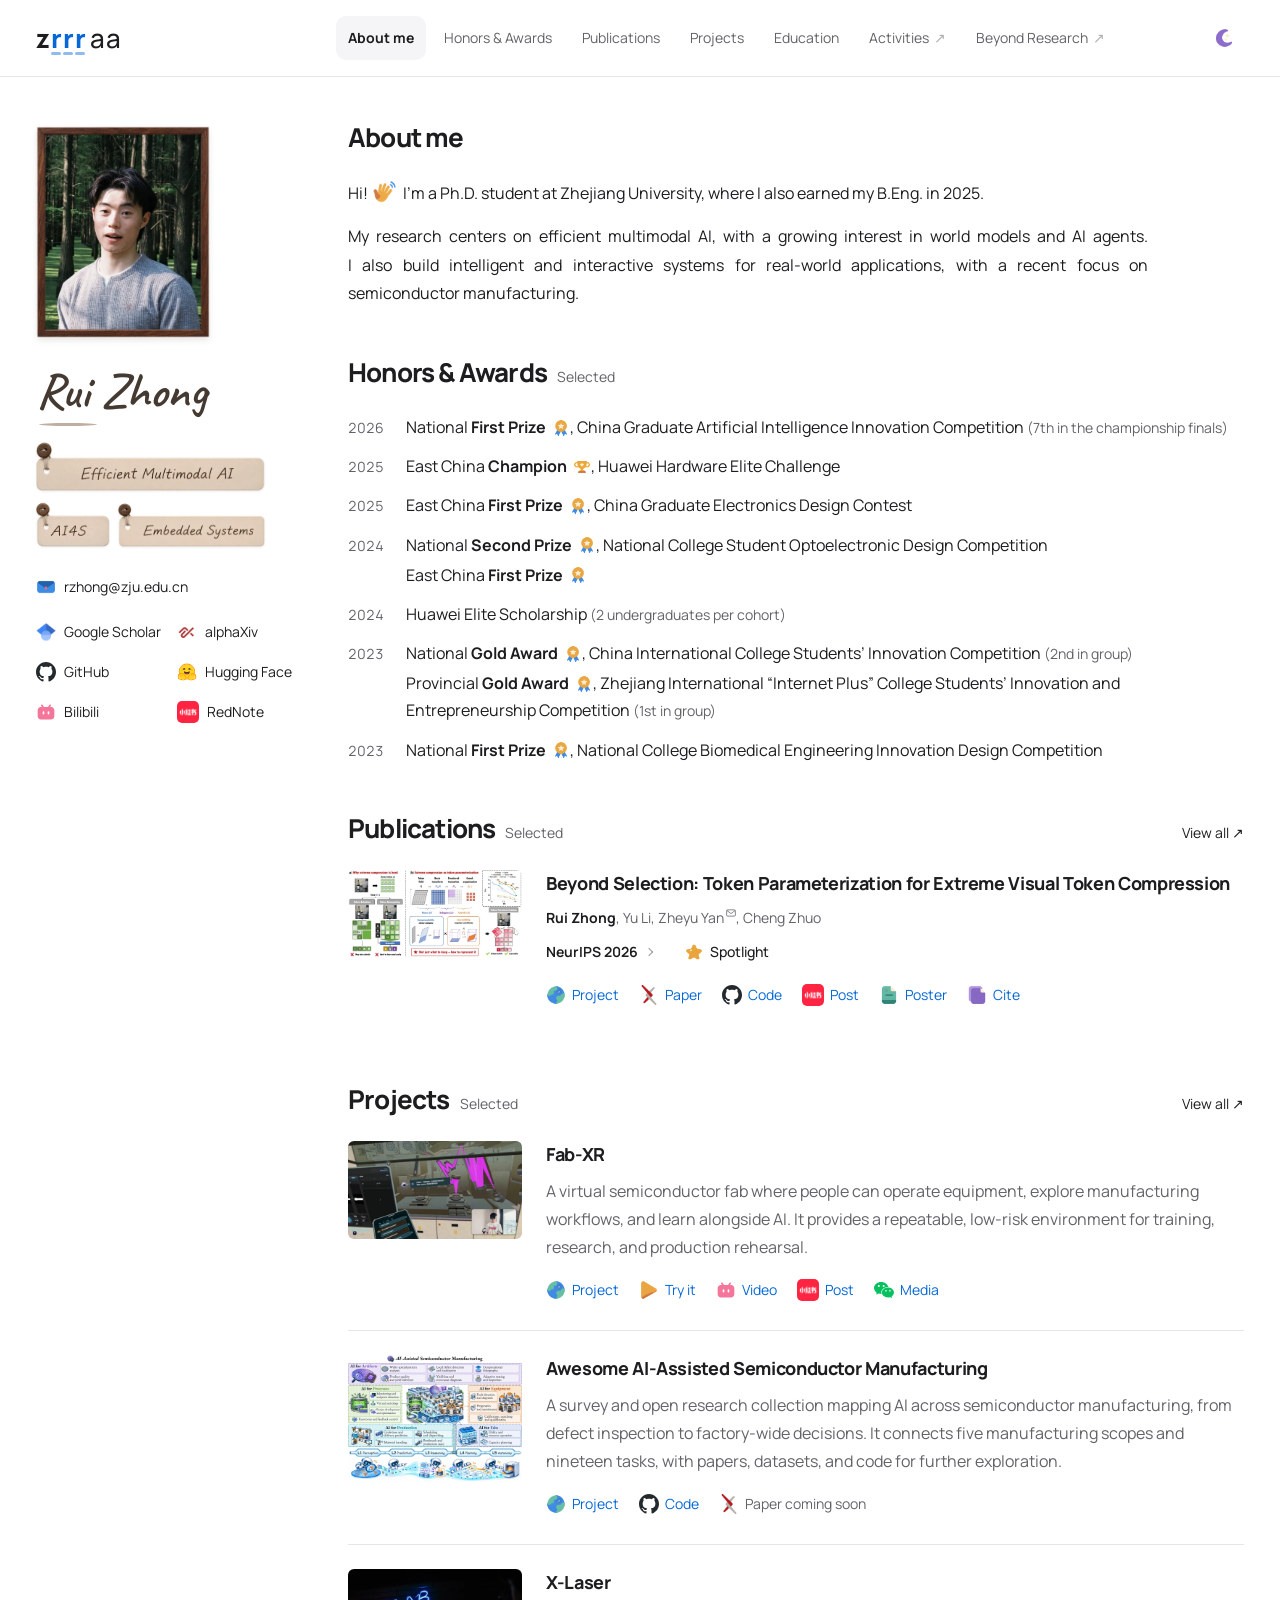
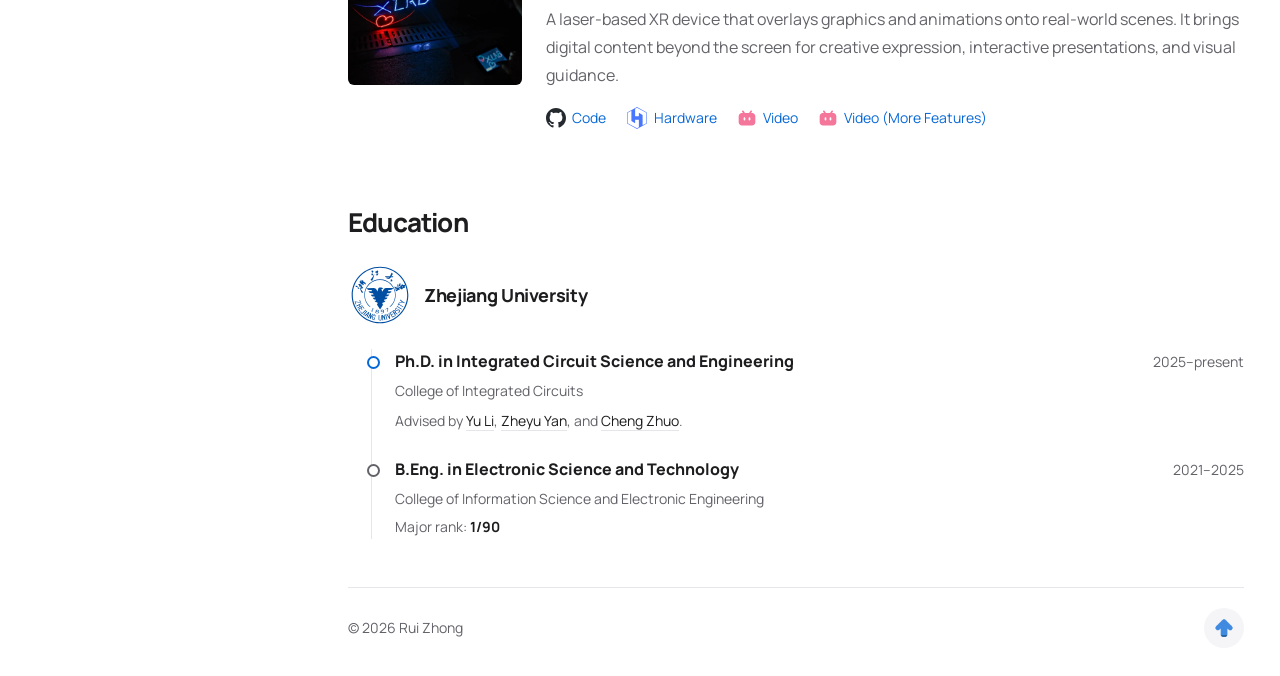
<file: index.html>
<!doctype html>
<html lang="en"><head>
<meta charset="utf-8"><meta name="viewport" content="width=device-width, initial-scale=1">
<base href="./"><title>Rui Zhong — Zhejiang University</title>

<meta name="description" content="Rui Zhong, Ph.D. student at Zhejiang University. Efficient multimodal AI and intelligent systems."><meta name="color-scheme" content="light dark">
<meta property="og:type" content="website"><meta property="og:title" content="Rui Zhong — Zhejiang University"><meta property="og:description" content="Rui Zhong, Ph.D. student at Zhejiang University. Efficient multimodal AI and intelligent systems.">
<link rel="icon" href="./favicon.svg?v=zju" type="image/svg+xml"><link rel="preload" href="./assets/manrope-latin-wght-normal-73PUZEUA.woff2" as="font" type="font/woff2" crossorigin>
<link rel="preload" href="./assets/caveat-latin-wght-normal-IUBKKMHQ.woff2" as="font" type="font/woff2" crossorigin>
<script>try{document.documentElement.dataset.theme=localStorage.getItem('rui-homepage-theme')||(matchMedia('(prefers-color-scheme:dark)').matches?'dark':'light')}catch{}</script>
<script>(()=>{const t=document.documentElement;if(matchMedia("(prefers-reduced-motion: reduce)").matches)return;t.dataset.entry="pending";let r=!1;function n(){r||(r=!0,t.dataset.entry="ready",setTimeout(()=>delete t.dataset.entry,900))}const a=setTimeout(n,900);addEventListener("pageshow",o=>{o.persisted&&(clearTimeout(a),delete t.dataset.entry)}),addEventListener("keydown",n,{once:!0}),document.addEventListener("DOMContentLoaded",()=>{const o=[...document.querySelectorAll(".portrait, .profile-topics, .work-media")],i=[];for(const e of o){const s=[...e.querySelectorAll("img")],c=Promise.all(s.map(d=>d.decode().catch(()=>{})));s.some(d=>!d.complete)&&(e.dataset.imageState="pending",c.then(()=>{e.dataset.imageState="ready",setTimeout(()=>delete e.dataset.imageState,500)})),e.getBoundingClientRect().top<innerHeight&&i.push(c)}Promise.all([document.fonts.ready,...i]).then(()=>{clearTimeout(a),n()})},{once:!0})})();
</script>
<link rel="stylesheet" href="./assets/style-C6HHR2EY.css"><script src="./assets/app-VBTSCTU2.js" type="module"></script>
</head><body><div id="app"><a class="skip-link" href="#main">Skip to content</a>
<header class="site-header"><div class="header-inner"><a href="#about" class="monogram" aria-label="zrrraa, home"><span aria-hidden="true"><span class="wordmark-letter" style="--letter:0">z</span><span class="wordmark-letter" style="--letter:1">r</span><span class="wordmark-letter" style="--letter:2">r</span><span class="wordmark-letter" style="--letter:3">r</span><span class="wordmark-letter" style="--letter:4">a</span><span class="wordmark-letter" style="--letter:5">a</span></span></a><nav class="section-nav" aria-label="Sections"><span class="nav-indicator" aria-hidden="true"></span><a href="#about" aria-current="location">About me</a><a href="#honors" >Honors & Awards</a><a href="#publications" >Publications</a><a href="#projects" >Projects</a><a href="#education" >Education</a><a href="./activities/" >Activities<span class="page-link-arrow" aria-hidden="true"> ↗</span></a><a href="./beyond-research/" >Beyond Research<span class="page-link-arrow" aria-hidden="true"> ↗</span></a></nav><div class="header-controls"><button class="icon-button theme-toggle" aria-label="Switch to dark appearance" aria-pressed="false"><img class="icon icon-moon illustrated-icon theme-moon" src="./icons/moon.webp" alt="" width="20" height="20" aria-hidden="true" draggable="false"><img class="icon icon-sun illustrated-icon theme-sun" src="./icons/sun.webp" alt="" width="20" height="20" aria-hidden="true" draggable="false"></button></div></div></header>
  <div class="page-layout"><aside class="profile" aria-labelledby="profile-name">
    <div class="portrait"><img class="portrait-photo" src="./media/previews/portrait.webp" alt="Rui Zhong" width="600" height="750" fetchpriority="high"><img class="portrait-frame" src="./media/previews/walnut-frame.webp" alt="" aria-hidden="true" width="640" height="806"></div>
    <div class="profile-identity"><h1 id="profile-name">Rui Zhong</h1></div>
    <ul class="profile-topics" aria-label="Research and technical interests"><li class="topic-tag"><img src="./media/previews/topic-efficient.webp" alt="Efficient Multimodal AI" width="230" height="52" decoding="async"></li><li class="topic-tag"><img src="./media/previews/topic-ai4s.webp" alt="AI4S" width="74" height="52" decoding="async"></li><li class="topic-tag"><img src="./media/previews/topic-embedded.webp" alt="Embedded Systems" width="147" height="52" decoding="async"></li></ul>
    <div class="profile-links"><a class="email" href="mailto:rzhong@zju.edu.cn"><img class="icon icon-mail illustrated-icon " src="./icons/mail.webp" alt="" width="20" height="20" aria-hidden="true" draggable="false"><span>rzhong@zju.edu.cn</span></a><a href="https://scholar.google.com/citations?user=ICdGwNkAAAAJ" target="_blank" rel="noopener noreferrer" ><img class="icon icon-scholar brand-icon " src="./brand/google-scholar.ico" alt="" width="20" height="20" aria-hidden="true" draggable="false"><span>Google Scholar</span></a><a href="https://www.alphaxiv.org/@rui-zhong-2" target="_blank" rel="noopener noreferrer" ><img class="icon icon-alphaxiv brand-icon " src="./brand/alphaxiv.ico" alt="" width="20" height="20" aria-hidden="true" draggable="false"><span>alphaXiv</span></a><a href="https://github.com/zrrraa" target="_blank" rel="noopener noreferrer" ><img class="icon icon-github brand-icon " src="./brand/github.svg" alt="" width="20" height="20" aria-hidden="true" draggable="false"><span>GitHub</span></a><a href="https://huggingface.co/zrrraa" target="_blank" rel="noopener noreferrer" ><img class="icon icon-huggingface brand-icon " src="./brand/huggingface.svg" alt="" width="20" height="20" aria-hidden="true" draggable="false"><span>Hugging Face</span></a><a href="https://space.bilibili.com/400137475/" target="_blank" rel="noopener noreferrer" ><img class="icon icon-bilibili brand-icon " src="./brand/bilibili.svg" alt="" width="20" height="20" aria-hidden="true" draggable="false"><span>Bilibili</span></a><a href="https://www.xiaohongshu.com/user/profile/628cd3780000000021020786" target="_blank" rel="noopener noreferrer" ><img class="icon icon-xiaohongshu brand-icon " src="./brand/xiaohongshu.png" alt="" width="20" height="20" aria-hidden="true" draggable="false"><span>RedNote</span></a></div>
  </aside><main id="main">
    <section id="about" class="content-section" aria-labelledby="heading-about"><div class="section-heading"><h2 id="heading-about">About me</h2></div><div class="bio"><p><span class="greeting">Hi! <img class="icon icon-wave illustrated-icon " src="./icons/wave.webp" alt="" width="20" height="20" aria-hidden="true" draggable="false"></span> I’m a Ph.D. student at Zhejiang University, where I also earned my B.Eng. in 2025.</p><p>My research centers on efficient multimodal AI, with a growing interest in world models and AI agents. I also build intelligent and interactive systems for real-world applications, with a recent focus on semiconductor manufacturing.</p></div></section>
    <section id="honors" class="content-section" aria-labelledby="heading-honors"><div class="section-heading"><h2 id="heading-honors">Honors & Awards</h2><span class="selection-note">Selected</span></div><ul class="award-list"><li><time datetime="2026">2026</time><div class="award-body"><p>National <strong>First Prize</strong><img class="icon icon-medal illustrated-icon award-emblem" src="./icons/medal.webp" alt="" width="20" height="20" aria-hidden="true" draggable="false">, China Graduate Artificial Intelligence Innovation Competition<span class="award-detail"> (7th in the championship finals)</span></p></div></li><li><time datetime="2025">2025</time><div class="award-body"><p>East China <strong>Champion</strong><img class="icon icon-trophy illustrated-icon award-emblem" src="./icons/trophy.webp" alt="" width="20" height="20" aria-hidden="true" draggable="false">, Huawei Hardware Elite Challenge</p></div></li><li><time datetime="2025">2025</time><div class="award-body"><p>East China <strong>First Prize</strong><img class="icon icon-medal illustrated-icon award-emblem" src="./icons/medal.webp" alt="" width="20" height="20" aria-hidden="true" draggable="false">, China Graduate Electronics Design Contest</p></div></li><li><time datetime="2024">2024</time><div class="award-body"><p>National <strong>Second Prize</strong><img class="icon icon-medal illustrated-icon award-emblem" src="./icons/medal.webp" alt="" width="20" height="20" aria-hidden="true" draggable="false">, National College Student Optoelectronic Design Competition</p><p class="award-secondary">East China <strong>First Prize</strong><img class="icon icon-medal illustrated-icon award-emblem" src="./icons/medal.webp" alt="" width="20" height="20" aria-hidden="true" draggable="false"></p></div></li><li><time datetime="2024">2024</time><div class="award-body"><p>Huawei Elite Scholarship<span class="award-detail"> (2 undergraduates per cohort)</span></p></div></li><li><time datetime="2023">2023</time><div class="award-body"><p>National <strong>Gold Award</strong><img class="icon icon-medal illustrated-icon award-emblem" src="./icons/medal.webp" alt="" width="20" height="20" aria-hidden="true" draggable="false">, China International College Students’ Innovation Competition<span class="award-detail"> (2nd in group)</span></p><p class="award-secondary">Provincial <strong>Gold Award</strong><img class="icon icon-medal illustrated-icon award-emblem" src="./icons/medal.webp" alt="" width="20" height="20" aria-hidden="true" draggable="false">, Zhejiang International “Internet Plus” College Students’ Innovation and Entrepreneurship Competition<span class="award-detail"> (1st in group)</span></p></div></li><li><time datetime="2023">2023</time><div class="award-body"><p>National <strong>First Prize</strong><img class="icon icon-medal illustrated-icon award-emblem" src="./icons/medal.webp" alt="" width="20" height="20" aria-hidden="true" draggable="false">, National College Biomedical Engineering Innovation Design Competition</p></div></li></ul></section>
    <section id="publications" class="content-section" aria-labelledby="heading-publications"><div class="section-heading"><h2 id="heading-publications">Publications</h2><span class="selection-note">Selected</span><a class="view-all" href="./publications/">View all <span aria-hidden="true">↗</span></a></div><div class="work-list"><article class="work-entry publication" id="pub-braco">
  <a class="work-media" href="./media/braco.webp" data-viewer="cover-braco" aria-haspopup="dialog" aria-label="Enlarge Beyond Selection: Token Parameterization for Extreme Visual Token Compression image"><img src="./media/previews/braco.webp" alt="Braco overview and accuracy–efficiency comparison" width="1400" height="704" loading="lazy" decoding="async"></a><div class="work-body">
  <h3><a href="https://zrrraa.github.io/Braco/" target="_blank" rel="noopener noreferrer" >Beyond Selection: Token Parameterization for Extreme Visual Token Compression</a></h3>
  <p class="authors"><strong>Rui Zhong</strong>, Yu Li, Zheyu Yan<sup class="corresponding-mark" title="Corresponding author" aria-label="Corresponding author"><svg viewBox="0 0 16 12" width="10" height="8" fill="none" stroke="currentColor" stroke-width="1.2" aria-hidden="true"><rect x="1" y="1" width="14" height="10" rx="1.5"/><path d="m1.5 2 6.5 5 6.5-5"/></svg></sup>, Cheng Zhuo</p>
  <div class="publication-venue"><details class="venue-disclosure"><summary aria-label="Full conference name for NeurIPS 2026"><span class="venue-short">NeurIPS 2026</span><span class="disclosure-chevron" aria-hidden="true"></span></summary><span class="venue-full">The Fortieth Annual Conference on Neural Information Processing Systems</span></details><span class="distinction"><img class="icon icon-spotlight illustrated-icon " src="./icons/spotlight.webp" alt="" width="20" height="20" aria-hidden="true" draggable="false">Spotlight</span></div>
  <div class="entry-actions"><a href="https://zrrraa.github.io/Braco/" target="_blank" rel="noopener noreferrer" class="resource-link"><img class="icon icon-globe illustrated-icon " src="./icons/globe.webp" alt="" width="20" height="20" aria-hidden="true" draggable="false"><span>Project</span></a><a href="https://arxiv.org/abs/2609.35232" target="_blank" rel="noopener noreferrer" class="resource-link"><img class="icon icon-arxiv brand-icon " src="./brand/arxiv.png" alt="" width="20" height="20" aria-hidden="true" draggable="false"><span>Paper</span></a><a href="https://github.com/zrrraa/Braco" target="_blank" rel="noopener noreferrer" class="resource-link"><img class="icon icon-github brand-icon " src="./brand/github.svg" alt="" width="20" height="20" aria-hidden="true" draggable="false"><span>Code</span></a><a href="https://www.xiaohongshu.com/user/profile/628cd3780000000021020786/6abc8c5c000000001500089b?xsec_token=ABnDsCd1P89xZxp8rVqC8kSusMzBkz3D4c-1rKLIfiD14=&amp;xsec_source=pc_user" target="_blank" rel="noopener noreferrer" class="resource-link" title="View post on RedNote"><img class="icon icon-xiaohongshu brand-icon " src="./brand/xiaohongshu.png" alt="" width="20" height="20" aria-hidden="true" draggable="false"><span>Post</span></a><a class="resource-link" href="./media/braco-poster.png" data-viewer="braco-poster" aria-haspopup="dialog"><img class="icon icon-paper illustrated-icon " src="./icons/paper.webp" alt="" width="20" height="20" aria-hidden="true" draggable="false"><span>Poster</span></a><button class="resource-link cite-trigger" data-cite="braco" aria-haspopup="dialog"><img class="icon icon-copy illustrated-icon " src="./icons/copy.webp" alt="" width="20" height="20" aria-hidden="true" draggable="false"><span>Cite</span></button></div>
  <details class="citation-fallback"><summary>Citation</summary><pre>@inproceedings{zhong2026braco,
  title={Beyond Selection: Token Parameterization for Extreme Visual Token Compression},
  author={Zhong, Rui and Li, Yu and Yan, Zheyu and Zhuo, Cheng},
  booktitle={Advances in Neural Information Processing Systems},
  year={2026}
}</pre></details>
  </div>
</article></div></section>
    <section id="projects" class="content-section" aria-labelledby="heading-projects"><div class="section-heading"><h2 id="heading-projects">Projects</h2><span class="selection-note">Selected</span><a class="view-all" href="./projects/">View all <span aria-hidden="true">↗</span></a></div><div class="work-list"><article class="work-entry project" id="project-virtual-fab">
  <a class="work-media" href="./media/fab-xr.webp" data-viewer="cover-virtual-fab" aria-haspopup="dialog" aria-label="Enlarge Fab-XR image"><img src="./media/previews/fab-xr.webp" alt="Fab-XR virtual wafer fabrication environment" width="1000" height="563" loading="lazy" decoding="async"></a><div class="work-body"><h3><a href="https://fabxr.cn/" target="_blank" rel="noopener noreferrer" >Fab-XR</a></h3>
  <p class="summary">A virtual semiconductor fab where people can operate equipment, explore manufacturing workflows, and learn alongside AI. It provides a repeatable, low-risk environment for training, research, and production rehearsal.</p>
<div class="entry-actions"><a href="https://fabxr.cn/" target="_blank" rel="noopener noreferrer" class="resource-link"><img class="icon icon-globe illustrated-icon " src="./icons/globe.webp" alt="" width="20" height="20" aria-hidden="true" draggable="false"><span>Project</span></a><a href="https://fabxr.cn/experience/" target="_blank" rel="noopener noreferrer" class="resource-link"><img class="icon icon-play illustrated-icon " src="./icons/play.webp" alt="" width="20" height="20" aria-hidden="true" draggable="false"><span>Try it</span></a><a href="https://www.bilibili.com/video/BV1BXb36qE75/" target="_blank" rel="noopener noreferrer" class="resource-link" title="Watch video on Bilibili"><img class="icon icon-bilibili brand-icon " src="./brand/bilibili.svg" alt="" width="20" height="20" aria-hidden="true" draggable="false"><span>Video</span></a><a href="https://www.xiaohongshu.com/user/profile/628cd3780000000021020786/6a9fbc190000000011034112?xsec_token=ABRhcqGbh5brEqDwkcKc5mKCizd1IP16n2mLM8DOFaz3w=&amp;xsec_source=pc_user" target="_blank" rel="noopener noreferrer" class="resource-link" title="View post on RedNote"><img class="icon icon-xiaohongshu brand-icon " src="./brand/xiaohongshu.png" alt="" width="20" height="20" aria-hidden="true" draggable="false"><span>Post</span></a><a href="https://mp.weixin.qq.com/s/zzhhbsgphXHtp9AZb266HQ" target="_blank" rel="noopener noreferrer" class="resource-link" title="Read article on WeChat"><img class="icon icon-wechat brand-icon " src="./brand/wechat.svg" alt="" width="20" height="20" aria-hidden="true" draggable="false"><span>Media</span></a></div>
  </div>
</article><article class="work-entry project" id="project-semiconductor-manufacturing">
  <a class="work-media" href="./media/manufacturing.webp" data-viewer="cover-semiconductor-manufacturing" aria-haspopup="dialog" aria-label="Enlarge Awesome AI-Assisted Semiconductor Manufacturing image"><img src="./media/previews/manufacturing.webp" alt="Five semiconductor manufacturing scopes and AI stages" width="1000" height="740" loading="lazy" decoding="async"></a><div class="work-body"><h3><a href="https://zrrraa.github.io/Awesome-AI-Assisted-Semiconductor-Manufacturing/" target="_blank" rel="noopener noreferrer" >Awesome AI-Assisted Semiconductor Manufacturing</a></h3>
  <p class="summary">A survey and open research collection mapping AI across semiconductor manufacturing, from defect inspection to factory-wide decisions. It connects five manufacturing scopes and nineteen tasks, with papers, datasets, and code for further exploration.</p>
<div class="entry-actions"><a href="https://zrrraa.github.io/Awesome-AI-Assisted-Semiconductor-Manufacturing/" target="_blank" rel="noopener noreferrer" class="resource-link"><img class="icon icon-globe illustrated-icon " src="./icons/globe.webp" alt="" width="20" height="20" aria-hidden="true" draggable="false"><span>Project</span></a><a href="https://github.com/zrrraa/Awesome-AI-Assisted-Semiconductor-Manufacturing" target="_blank" rel="noopener noreferrer" class="resource-link"><img class="icon icon-github brand-icon " src="./brand/github.svg" alt="" width="20" height="20" aria-hidden="true" draggable="false"><span>Code</span></a><span class="resource-note"><img class="icon icon-arxiv brand-icon " src="./brand/arxiv.png" alt="" width="20" height="20" aria-hidden="true" draggable="false"><span>Paper coming soon</span></span></div>
  </div>
</article><article class="work-entry project" id="project-x-laser">
  <a class="work-media" href="./media/x-laser.webp" data-viewer="cover-x-laser" aria-haspopup="dialog" aria-label="Enlarge X-Laser image"><img src="./media/previews/x-laser.webp" alt="X-Laser project cover" width="1000" height="667" loading="lazy" decoding="async"></a><div class="work-body"><h3><a href="https://github.com/zrrraa/X-Laser" target="_blank" rel="noopener noreferrer" >X-Laser</a></h3>
  <p class="summary">A laser-based XR device that overlays graphics and animations onto real-world scenes. It brings digital content beyond the screen for creative expression, interactive presentations, and visual guidance.</p>
<div class="entry-actions"><a href="https://github.com/zrrraa/X-Laser" target="_blank" rel="noopener noreferrer" class="resource-link"><img class="icon icon-github brand-icon " src="./brand/github.svg" alt="" width="20" height="20" aria-hidden="true" draggable="false"><span>Code</span></a><a href="https://oshwhub.com/small-horn-projection-team/x-laser" target="_blank" rel="noopener noreferrer" class="resource-link"><img class="icon icon-oshwhub brand-icon " src="./brand/oshwhub.svg" alt="" width="20" height="20" aria-hidden="true" draggable="false"><span>Hardware</span></a><a href="https://www.bilibili.com/video/BV12m411z7Wr/" target="_blank" rel="noopener noreferrer" class="resource-link" title="Watch video on Bilibili"><img class="icon icon-bilibili brand-icon " src="./brand/bilibili.svg" alt="" width="20" height="20" aria-hidden="true" draggable="false"><span>Video</span></a><a href="https://www.bilibili.com/video/BV1VbKRzCEdx/" target="_blank" rel="noopener noreferrer" class="resource-link" title="Watch video on Bilibili"><img class="icon icon-bilibili brand-icon " src="./brand/bilibili.svg" alt="" width="20" height="20" aria-hidden="true" draggable="false"><span>Video (More Features)</span></a></div>
  </div>
</article></div></section>
    <section id="education" class="content-section" aria-labelledby="heading-education"><div class="section-heading"><h2 id="heading-education">Education</h2></div><div class="education-school"><a class="school-link" href="https://www.zju.edu.cn/english/" target="_blank" rel="noopener noreferrer"><span class="zju-mark"><img class="zju-logo" src="./brand/zju.svg" alt="" width="64" height="64" loading="lazy"></span><h3>Zhejiang University</h3></a></div><div class="education-list"><article class="education-entry"><div class="education-top"><h3>Ph.D. in Integrated Circuit Science and Engineering</h3><time>2025–present</time></div><p class="secondary">College of Integrated Circuits</p><p class="mentors">Advised by <a href="https://liyu.one/" target="_blank" rel="noopener noreferrer" >Yu Li</a>, <a href="https://zyyan.top/" target="_blank" rel="noopener noreferrer" >Zheyu Yan</a>, and <a href="https://person.zju.edu.cn/en/chengzhuo" target="_blank" rel="noopener noreferrer" >Cheng Zhuo</a>.</p></article><article class="education-entry"><div class="education-top"><h3>B.Eng. in Electronic Science and Technology</h3><time>2021–2025</time></div><p class="secondary">College of Information Science and Electronic Engineering</p><p class="rank">Major rank: <strong>1/90</strong></p></article></div></section>
    <footer><span>© 2026 Rui Zhong</span><a  href="#about" aria-label="Back to top"><img class="icon icon-up illustrated-icon " src="./icons/up.webp" alt="" width="20" height="20" aria-hidden="true" draggable="false"></a></footer>
  </main></div><dialog class="media-dialog" aria-labelledby="media-title"></dialog><dialog class="citation-dialog" aria-labelledby="citation-title"></dialog><div class="toast" role="status" aria-live="polite"></div></div></body></html>
</file>
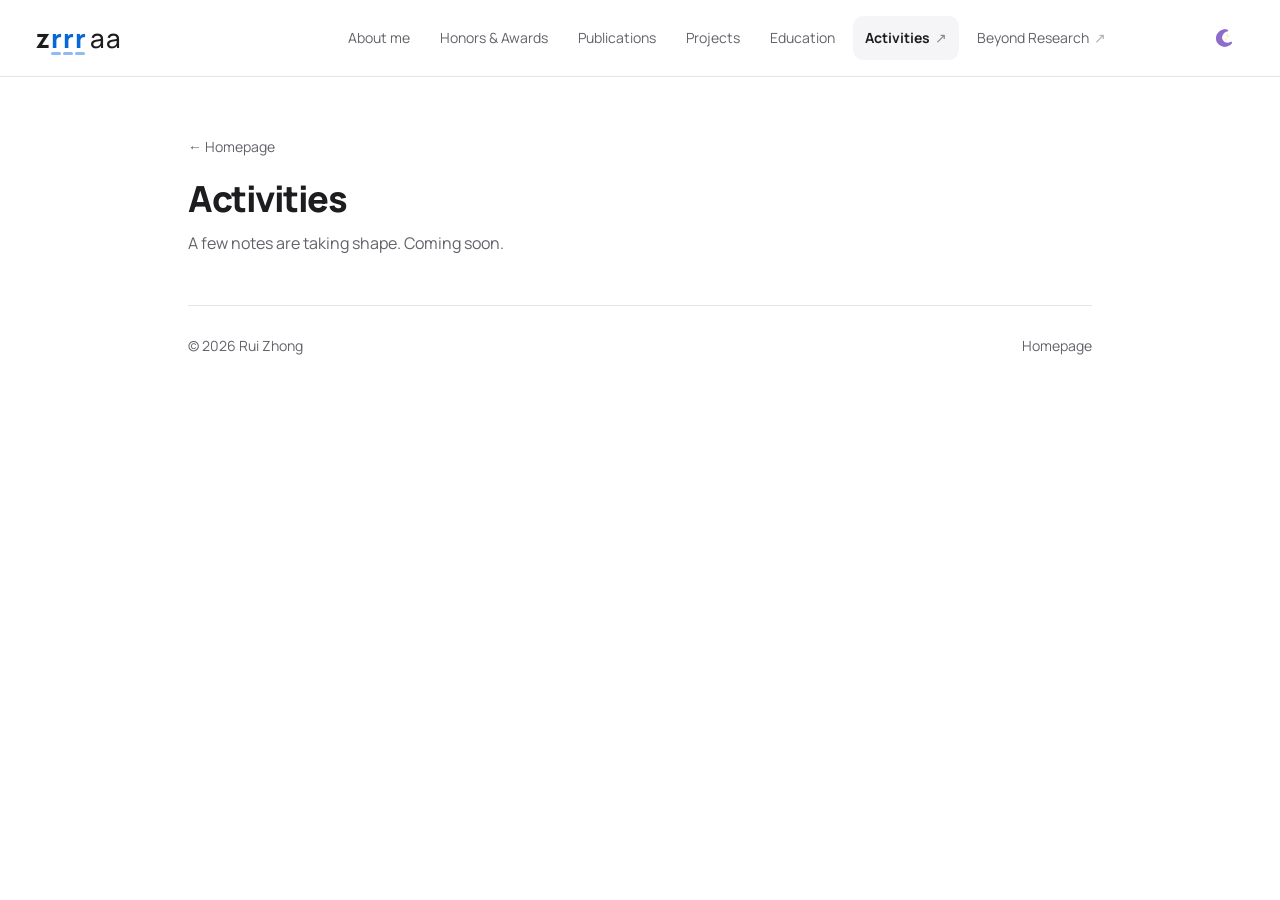
<file: activities/index.html>
<!doctype html>
<html lang="en"><head>
<meta charset="utf-8"><meta name="viewport" content="width=device-width, initial-scale=1">
<base href="../"><title>Activities — Rui Zhong</title>

<meta name="description" content="Rui Zhong, Ph.D. student at Zhejiang University. Efficient multimodal AI and intelligent systems."><meta name="color-scheme" content="light dark">
<meta property="og:type" content="website"><meta property="og:title" content="Activities — Rui Zhong"><meta property="og:description" content="Rui Zhong, Ph.D. student at Zhejiang University. Efficient multimodal AI and intelligent systems.">
<link rel="icon" href="./favicon.svg?v=zju" type="image/svg+xml"><link rel="preload" href="./assets/manrope-latin-wght-normal-73PUZEUA.woff2" as="font" type="font/woff2" crossorigin>

<script>try{document.documentElement.dataset.theme=localStorage.getItem('rui-homepage-theme')||(matchMedia('(prefers-color-scheme:dark)').matches?'dark':'light')}catch{}</script>
<script>(()=>{const t=document.documentElement;if(matchMedia("(prefers-reduced-motion: reduce)").matches)return;t.dataset.entry="pending";let r=!1;function n(){r||(r=!0,t.dataset.entry="ready",setTimeout(()=>delete t.dataset.entry,900))}const a=setTimeout(n,900);addEventListener("pageshow",o=>{o.persisted&&(clearTimeout(a),delete t.dataset.entry)}),addEventListener("keydown",n,{once:!0}),document.addEventListener("DOMContentLoaded",()=>{const o=[...document.querySelectorAll(".portrait, .profile-topics, .work-media")],i=[];for(const e of o){const s=[...e.querySelectorAll("img")],c=Promise.all(s.map(d=>d.decode().catch(()=>{})));s.some(d=>!d.complete)&&(e.dataset.imageState="pending",c.then(()=>{e.dataset.imageState="ready",setTimeout(()=>delete e.dataset.imageState,500)})),e.getBoundingClientRect().top<innerHeight&&i.push(c)}Promise.all([document.fonts.ready,...i]).then(()=>{clearTimeout(a),n()})},{once:!0})})();
</script>
<link rel="stylesheet" href="./assets/style-C6HHR2EY.css"><script src="./assets/app-VBTSCTU2.js" type="module"></script>
</head><body><div id="app"><a class="skip-link" href="./activities/#main">Skip to content</a>
<header class="site-header"><div class="header-inner"><a href="./" class="monogram" aria-label="zrrraa, home"><span aria-hidden="true"><span class="wordmark-letter" style="--letter:0">z</span><span class="wordmark-letter" style="--letter:1">r</span><span class="wordmark-letter" style="--letter:2">r</span><span class="wordmark-letter" style="--letter:3">r</span><span class="wordmark-letter" style="--letter:4">a</span><span class="wordmark-letter" style="--letter:5">a</span></span></a><nav class="section-nav" aria-label="Sections"><a href="./#about" >About me</a><a href="./#honors" >Honors & Awards</a><a href="./#publications" >Publications</a><a href="./#projects" >Projects</a><a href="./#education" >Education</a><a href="./activities/" aria-current="page">Activities<span class="page-link-arrow" aria-hidden="true"> ↗</span></a><a href="./beyond-research/" >Beyond Research<span class="page-link-arrow" aria-hidden="true"> ↗</span></a></nav><div class="header-controls"><button class="icon-button theme-toggle" aria-label="Switch to dark appearance" aria-pressed="false"><img class="icon icon-moon illustrated-icon theme-moon" src="./icons/moon.webp" alt="" width="20" height="20" aria-hidden="true" draggable="false"><img class="icon icon-sun illustrated-icon theme-sun" src="./icons/sun.webp" alt="" width="20" height="20" aria-hidden="true" draggable="false"></button></div></div></header><main id="main" class="collection-page activity-page"><div class="collection-heading"><a href="./">← Homepage</a><h1>Activities</h1><p class="collection-intro">A few notes are taking shape. Coming soon.</p></div><footer><span>© 2026 Rui Zhong</span><a class="footer-home" href="./" aria-label="Homepage">Homepage</a></footer></main></div></body></html>
</file>
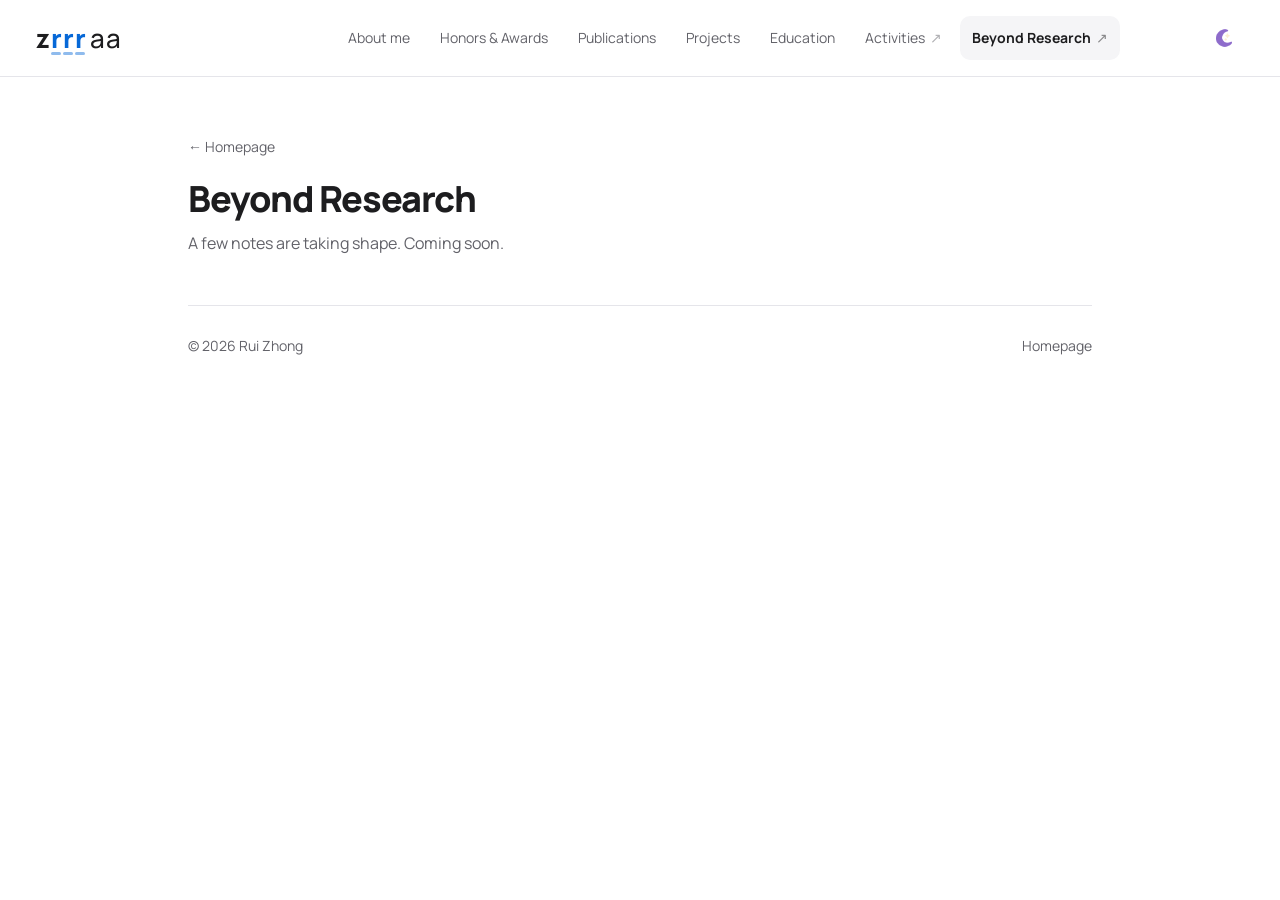
<file: beyond-research/index.html>
<!doctype html>
<html lang="en"><head>
<meta charset="utf-8"><meta name="viewport" content="width=device-width, initial-scale=1">
<base href="../"><title>Beyond Research — Rui Zhong</title>

<meta name="description" content="Rui Zhong, Ph.D. student at Zhejiang University. Efficient multimodal AI and intelligent systems."><meta name="color-scheme" content="light dark">
<meta property="og:type" content="website"><meta property="og:title" content="Beyond Research — Rui Zhong"><meta property="og:description" content="Rui Zhong, Ph.D. student at Zhejiang University. Efficient multimodal AI and intelligent systems.">
<link rel="icon" href="./favicon.svg?v=zju" type="image/svg+xml"><link rel="preload" href="./assets/manrope-latin-wght-normal-73PUZEUA.woff2" as="font" type="font/woff2" crossorigin>

<script>try{document.documentElement.dataset.theme=localStorage.getItem('rui-homepage-theme')||(matchMedia('(prefers-color-scheme:dark)').matches?'dark':'light')}catch{}</script>
<script>(()=>{const t=document.documentElement;if(matchMedia("(prefers-reduced-motion: reduce)").matches)return;t.dataset.entry="pending";let r=!1;function n(){r||(r=!0,t.dataset.entry="ready",setTimeout(()=>delete t.dataset.entry,900))}const a=setTimeout(n,900);addEventListener("pageshow",o=>{o.persisted&&(clearTimeout(a),delete t.dataset.entry)}),addEventListener("keydown",n,{once:!0}),document.addEventListener("DOMContentLoaded",()=>{const o=[...document.querySelectorAll(".portrait, .profile-topics, .work-media")],i=[];for(const e of o){const s=[...e.querySelectorAll("img")],c=Promise.all(s.map(d=>d.decode().catch(()=>{})));s.some(d=>!d.complete)&&(e.dataset.imageState="pending",c.then(()=>{e.dataset.imageState="ready",setTimeout(()=>delete e.dataset.imageState,500)})),e.getBoundingClientRect().top<innerHeight&&i.push(c)}Promise.all([document.fonts.ready,...i]).then(()=>{clearTimeout(a),n()})},{once:!0})})();
</script>
<link rel="stylesheet" href="./assets/style-C6HHR2EY.css"><script src="./assets/app-VBTSCTU2.js" type="module"></script>
</head><body><div id="app"><a class="skip-link" href="./beyond-research/#main">Skip to content</a>
<header class="site-header"><div class="header-inner"><a href="./" class="monogram" aria-label="zrrraa, home"><span aria-hidden="true"><span class="wordmark-letter" style="--letter:0">z</span><span class="wordmark-letter" style="--letter:1">r</span><span class="wordmark-letter" style="--letter:2">r</span><span class="wordmark-letter" style="--letter:3">r</span><span class="wordmark-letter" style="--letter:4">a</span><span class="wordmark-letter" style="--letter:5">a</span></span></a><nav class="section-nav" aria-label="Sections"><a href="./#about" >About me</a><a href="./#honors" >Honors & Awards</a><a href="./#publications" >Publications</a><a href="./#projects" >Projects</a><a href="./#education" >Education</a><a href="./activities/" >Activities<span class="page-link-arrow" aria-hidden="true"> ↗</span></a><a href="./beyond-research/" aria-current="page">Beyond Research<span class="page-link-arrow" aria-hidden="true"> ↗</span></a></nav><div class="header-controls"><button class="icon-button theme-toggle" aria-label="Switch to dark appearance" aria-pressed="false"><img class="icon icon-moon illustrated-icon theme-moon" src="./icons/moon.webp" alt="" width="20" height="20" aria-hidden="true" draggable="false"><img class="icon icon-sun illustrated-icon theme-sun" src="./icons/sun.webp" alt="" width="20" height="20" aria-hidden="true" draggable="false"></button></div></div></header><main id="main" class="collection-page activity-page"><div class="collection-heading"><a href="./">← Homepage</a><h1>Beyond Research</h1><p class="collection-intro">A few notes are taking shape. Coming soon.</p></div><footer><span>© 2026 Rui Zhong</span><a class="footer-home" href="./" aria-label="Homepage">Homepage</a></footer></main></div></body></html>
</file>
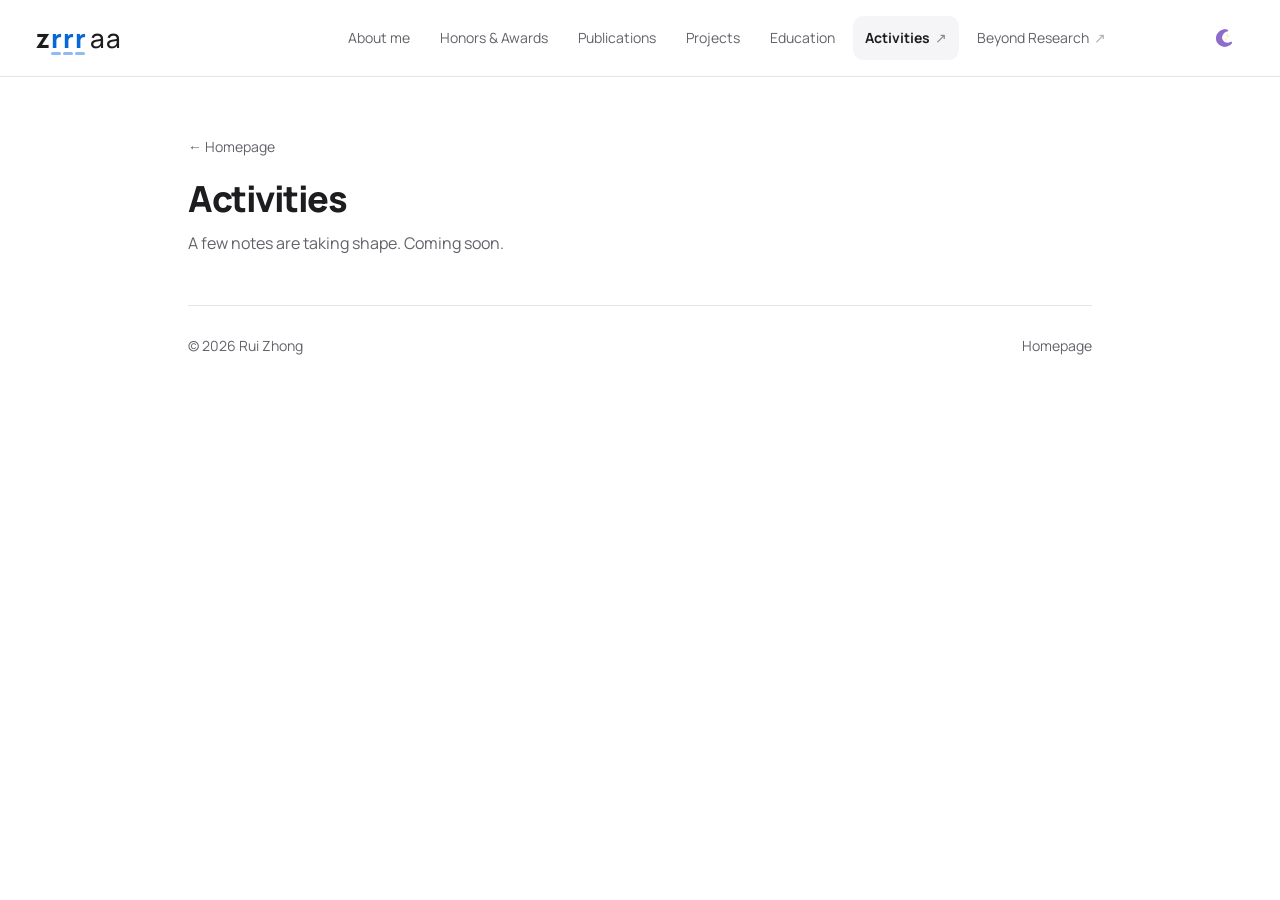
<file: beyond/index.html>
<!doctype html><html lang="en"><head><meta charset="utf-8"><title>Rui Zhong — Zhejiang University</title><meta http-equiv="refresh" content="0;url=../activities/"><script>location.replace('../activities/'+location.search+location.hash)</script></head><body><a href="../activities/">Continue</a></body></html>
</file>
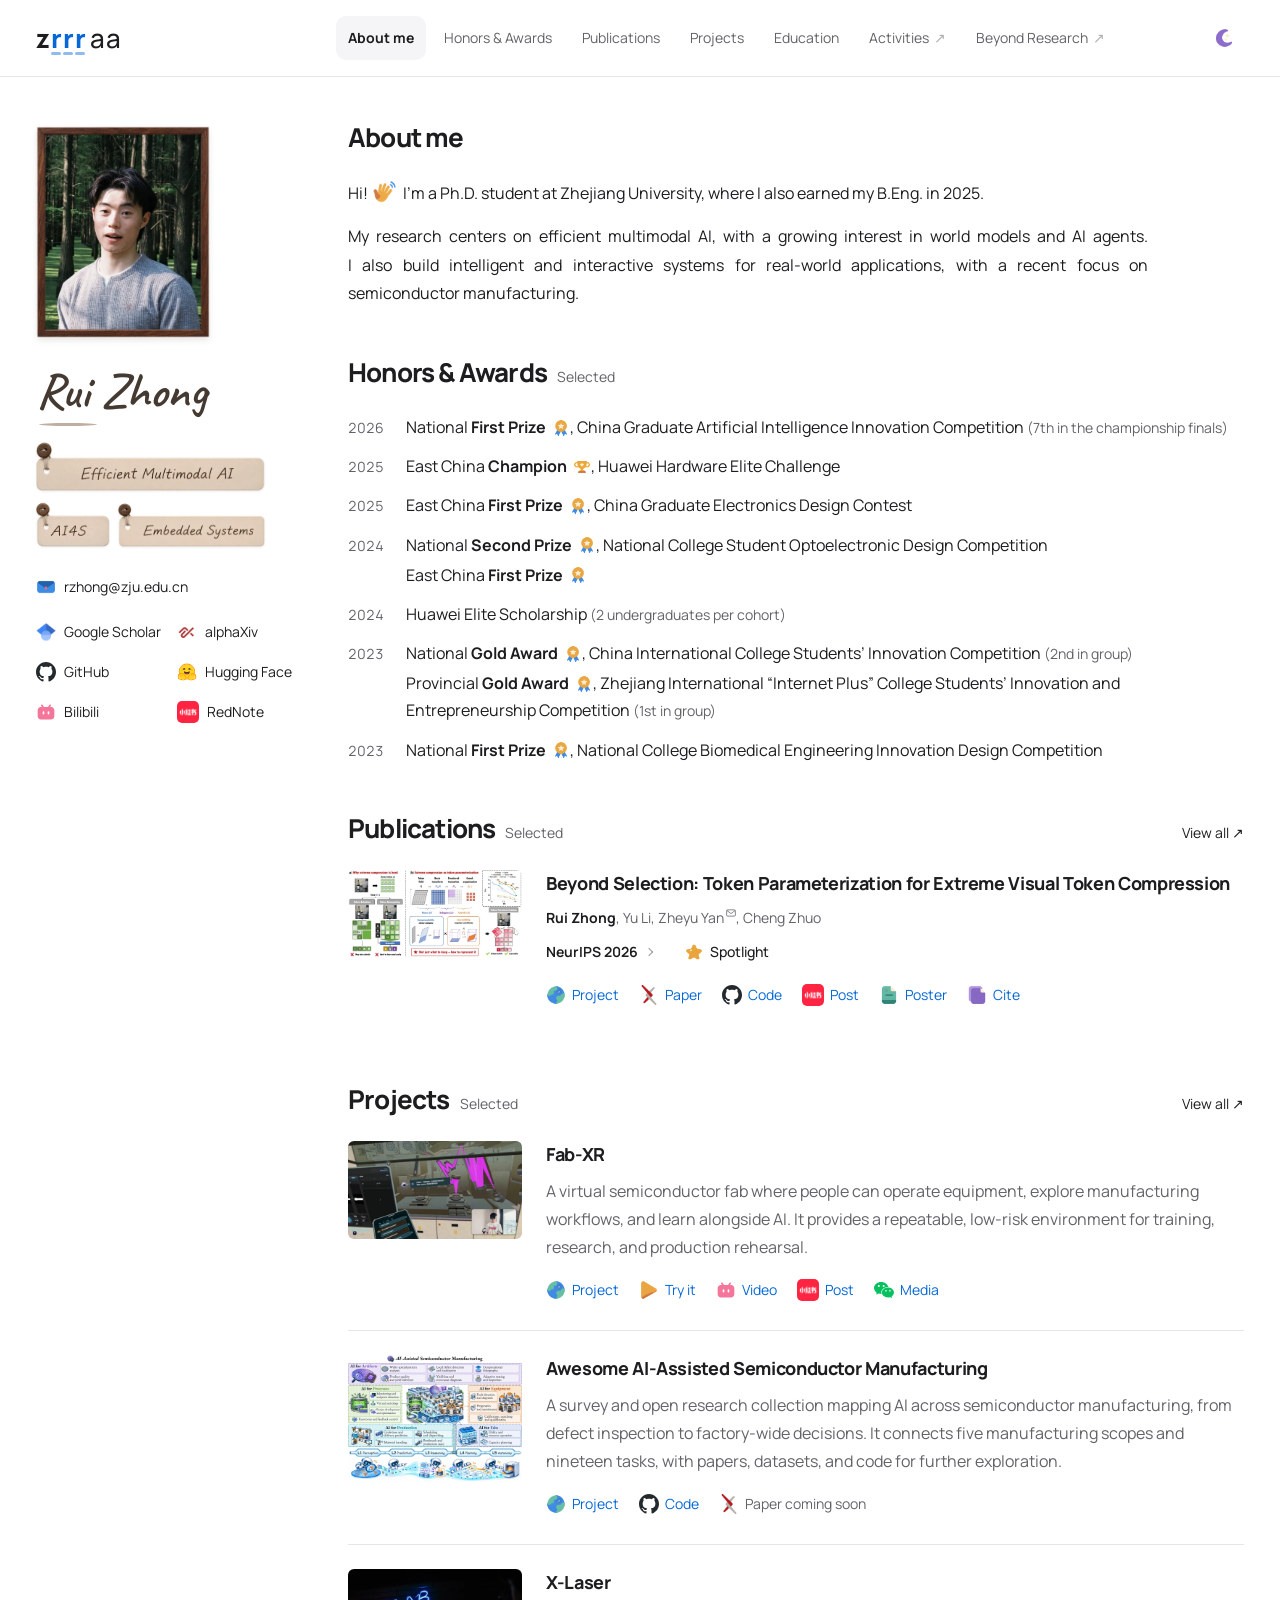
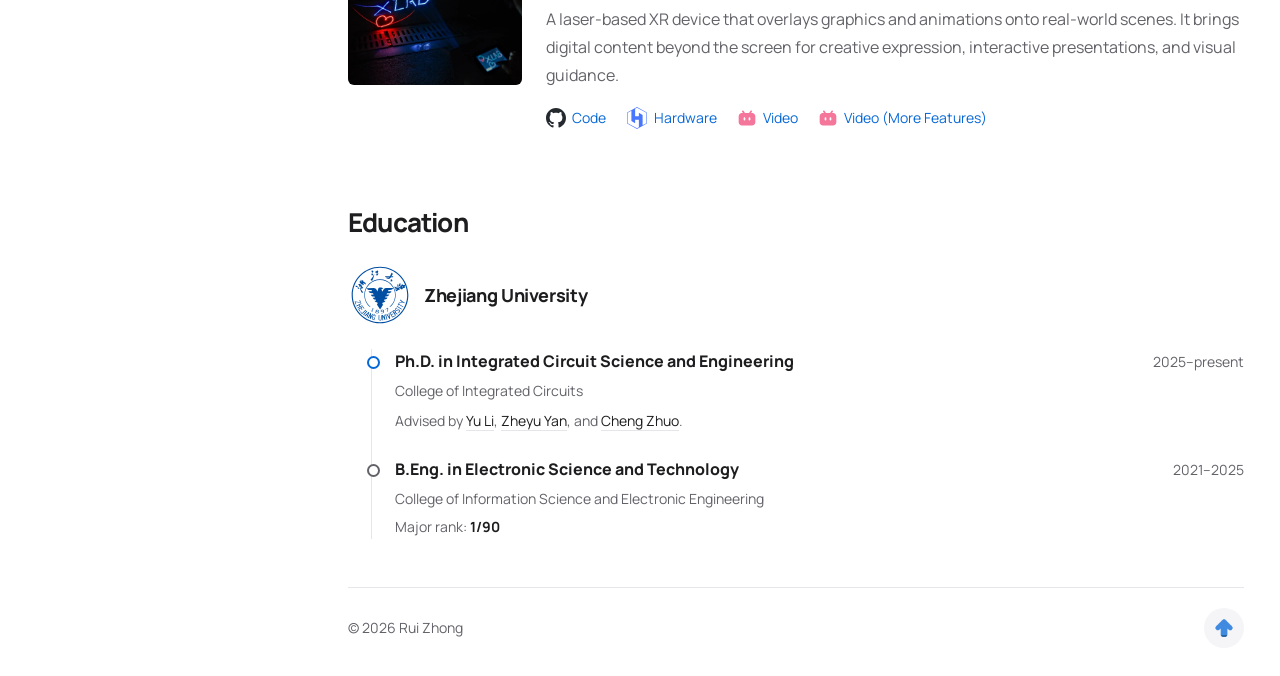
<file: en/index.html>
<!doctype html><html lang="en"><head><meta charset="utf-8"><title>Rui Zhong — Zhejiang University</title><meta http-equiv="refresh" content="0;url=../"><script>location.replace('../'+location.search+location.hash)</script></head><body><a href="../">Continue</a></body></html>
</file>
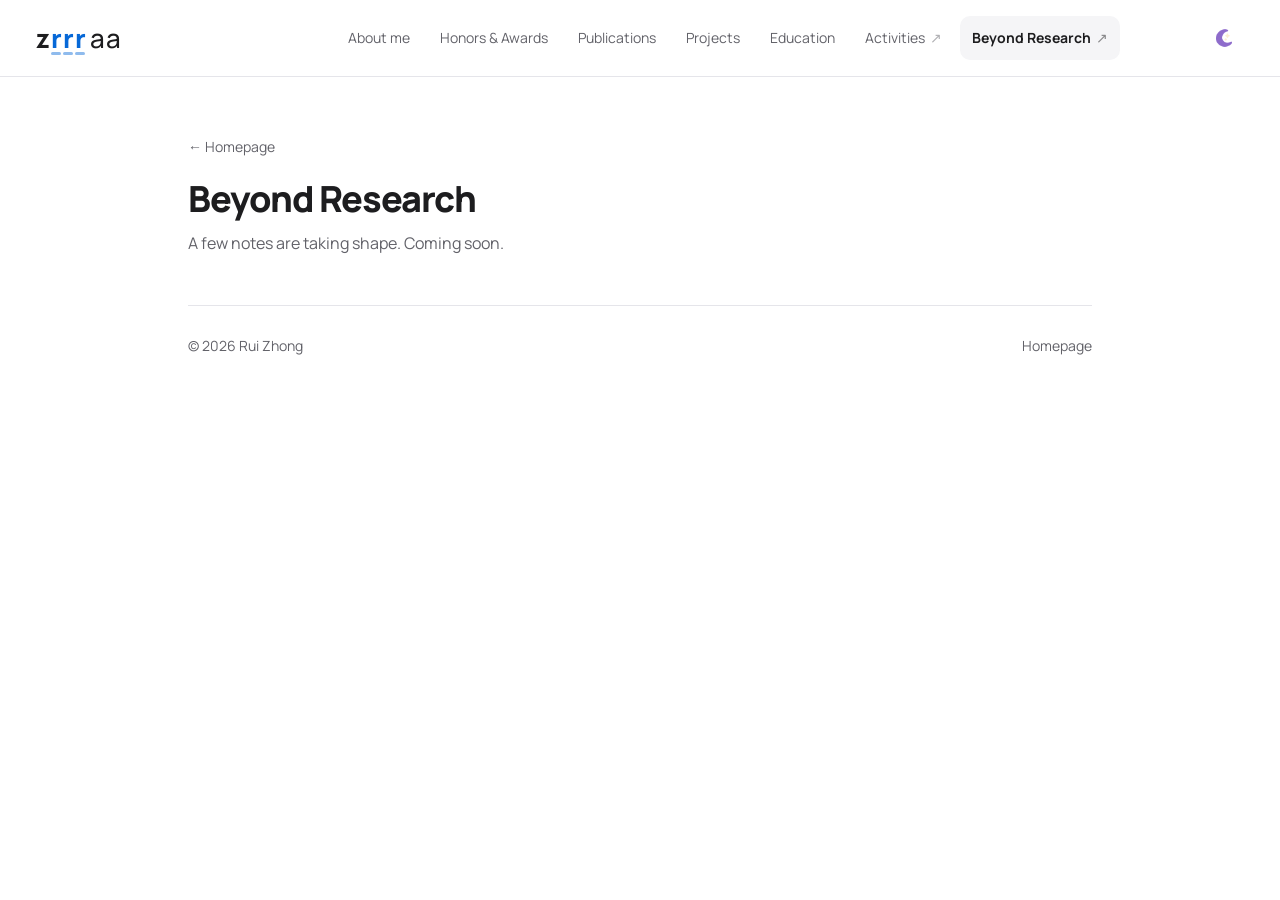
<file: life/index.html>
<!doctype html><html lang="en"><head><meta charset="utf-8"><title>Rui Zhong — Zhejiang University</title><meta http-equiv="refresh" content="0;url=../beyond-research/"><script>location.replace('../beyond-research/'+location.search+location.hash)</script></head><body><a href="../beyond-research/">Continue</a></body></html>
</file>
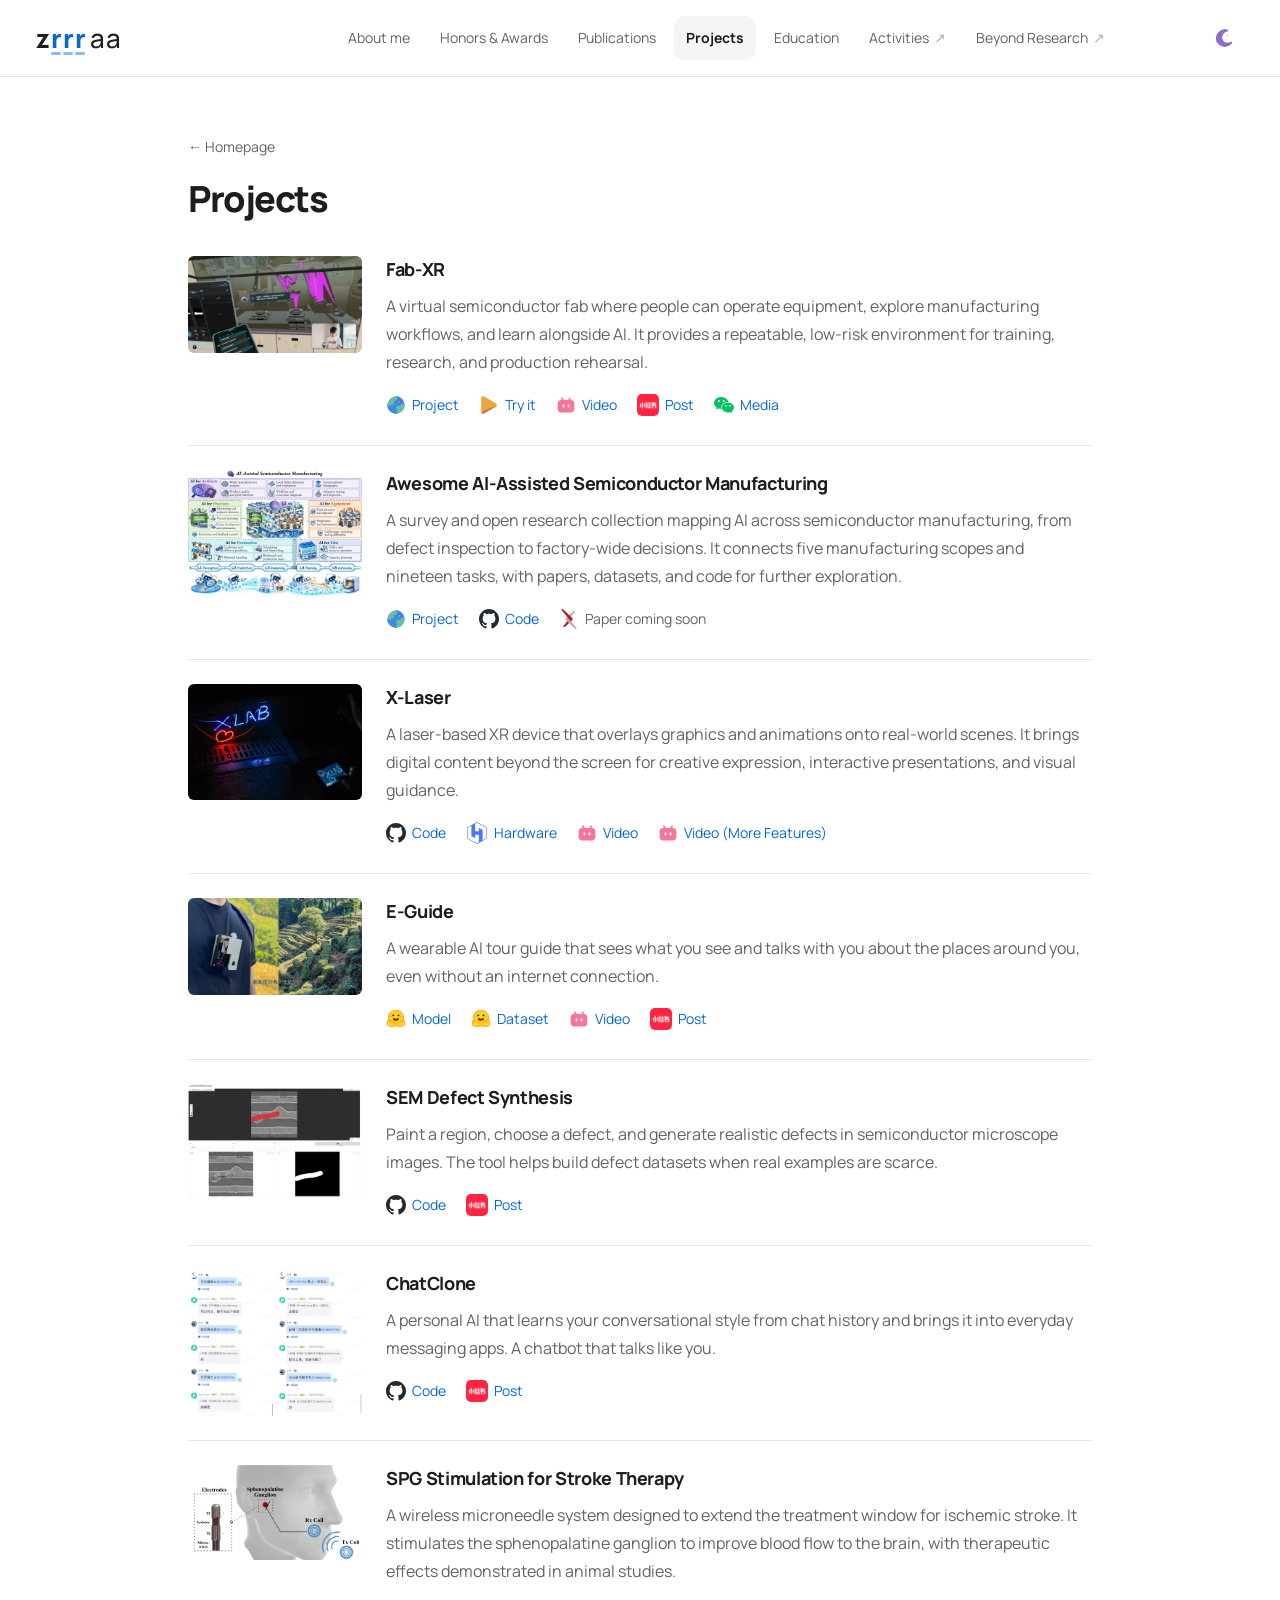
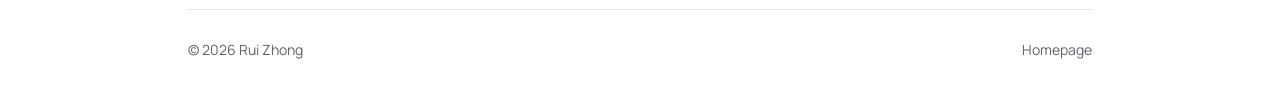
<file: projects/index.html>
<!doctype html>
<html lang="en"><head>
<meta charset="utf-8"><meta name="viewport" content="width=device-width, initial-scale=1">
<base href="../"><title>Projects — Rui Zhong</title>

<meta name="description" content="Rui Zhong, Ph.D. student at Zhejiang University. Efficient multimodal AI and intelligent systems."><meta name="color-scheme" content="light dark">
<meta property="og:type" content="website"><meta property="og:title" content="Projects — Rui Zhong"><meta property="og:description" content="Rui Zhong, Ph.D. student at Zhejiang University. Efficient multimodal AI and intelligent systems.">
<link rel="icon" href="./favicon.svg?v=zju" type="image/svg+xml"><link rel="preload" href="./assets/manrope-latin-wght-normal-73PUZEUA.woff2" as="font" type="font/woff2" crossorigin>

<script>try{document.documentElement.dataset.theme=localStorage.getItem('rui-homepage-theme')||(matchMedia('(prefers-color-scheme:dark)').matches?'dark':'light')}catch{}</script>
<script>(()=>{const t=document.documentElement;if(matchMedia("(prefers-reduced-motion: reduce)").matches)return;t.dataset.entry="pending";let r=!1;function n(){r||(r=!0,t.dataset.entry="ready",setTimeout(()=>delete t.dataset.entry,900))}const a=setTimeout(n,900);addEventListener("pageshow",o=>{o.persisted&&(clearTimeout(a),delete t.dataset.entry)}),addEventListener("keydown",n,{once:!0}),document.addEventListener("DOMContentLoaded",()=>{const o=[...document.querySelectorAll(".portrait, .profile-topics, .work-media")],i=[];for(const e of o){const s=[...e.querySelectorAll("img")],c=Promise.all(s.map(d=>d.decode().catch(()=>{})));s.some(d=>!d.complete)&&(e.dataset.imageState="pending",c.then(()=>{e.dataset.imageState="ready",setTimeout(()=>delete e.dataset.imageState,500)})),e.getBoundingClientRect().top<innerHeight&&i.push(c)}Promise.all([document.fonts.ready,...i]).then(()=>{clearTimeout(a),n()})},{once:!0})})();
</script>
<link rel="stylesheet" href="./assets/style-C6HHR2EY.css"><script src="./assets/app-VBTSCTU2.js" type="module"></script>
</head><body><div id="app"><a class="skip-link" href="./projects/#main">Skip to content</a>
<header class="site-header"><div class="header-inner"><a href="./" class="monogram" aria-label="zrrraa, home"><span aria-hidden="true"><span class="wordmark-letter" style="--letter:0">z</span><span class="wordmark-letter" style="--letter:1">r</span><span class="wordmark-letter" style="--letter:2">r</span><span class="wordmark-letter" style="--letter:3">r</span><span class="wordmark-letter" style="--letter:4">a</span><span class="wordmark-letter" style="--letter:5">a</span></span></a><nav class="section-nav" aria-label="Sections"><a href="./#about" >About me</a><a href="./#honors" >Honors & Awards</a><a href="./#publications" >Publications</a><a href="./projects/" aria-current="page">Projects</a><a href="./#education" >Education</a><a href="./activities/" >Activities<span class="page-link-arrow" aria-hidden="true"> ↗</span></a><a href="./beyond-research/" >Beyond Research<span class="page-link-arrow" aria-hidden="true"> ↗</span></a></nav><div class="header-controls"><button class="icon-button theme-toggle" aria-label="Switch to dark appearance" aria-pressed="false"><img class="icon icon-moon illustrated-icon theme-moon" src="./icons/moon.webp" alt="" width="20" height="20" aria-hidden="true" draggable="false"><img class="icon icon-sun illustrated-icon theme-sun" src="./icons/sun.webp" alt="" width="20" height="20" aria-hidden="true" draggable="false"></button></div></div></header><main id="main" class="collection-page"><div class="collection-heading"><a href="./">← Homepage</a><h1>Projects</h1></div><div class="work-list"><article class="work-entry project" id="project-virtual-fab">
  <a class="work-media" href="./media/fab-xr.webp" data-viewer="cover-virtual-fab" aria-haspopup="dialog" aria-label="Enlarge Fab-XR image"><img src="./media/previews/fab-xr.webp" alt="Fab-XR virtual wafer fabrication environment" width="1000" height="563" loading="lazy" decoding="async"></a><div class="work-body"><h3><a href="https://fabxr.cn/" target="_blank" rel="noopener noreferrer" >Fab-XR</a></h3>
  <p class="summary">A virtual semiconductor fab where people can operate equipment, explore manufacturing workflows, and learn alongside AI. It provides a repeatable, low-risk environment for training, research, and production rehearsal.</p>
<div class="entry-actions"><a href="https://fabxr.cn/" target="_blank" rel="noopener noreferrer" class="resource-link"><img class="icon icon-globe illustrated-icon " src="./icons/globe.webp" alt="" width="20" height="20" aria-hidden="true" draggable="false"><span>Project</span></a><a href="https://fabxr.cn/experience/" target="_blank" rel="noopener noreferrer" class="resource-link"><img class="icon icon-play illustrated-icon " src="./icons/play.webp" alt="" width="20" height="20" aria-hidden="true" draggable="false"><span>Try it</span></a><a href="https://www.bilibili.com/video/BV1BXb36qE75/" target="_blank" rel="noopener noreferrer" class="resource-link" title="Watch video on Bilibili"><img class="icon icon-bilibili brand-icon " src="./brand/bilibili.svg" alt="" width="20" height="20" aria-hidden="true" draggable="false"><span>Video</span></a><a href="https://www.xiaohongshu.com/user/profile/628cd3780000000021020786/6a9fbc190000000011034112?xsec_token=ABRhcqGbh5brEqDwkcKc5mKCizd1IP16n2mLM8DOFaz3w=&amp;xsec_source=pc_user" target="_blank" rel="noopener noreferrer" class="resource-link" title="View post on RedNote"><img class="icon icon-xiaohongshu brand-icon " src="./brand/xiaohongshu.png" alt="" width="20" height="20" aria-hidden="true" draggable="false"><span>Post</span></a><a href="https://mp.weixin.qq.com/s/zzhhbsgphXHtp9AZb266HQ" target="_blank" rel="noopener noreferrer" class="resource-link" title="Read article on WeChat"><img class="icon icon-wechat brand-icon " src="./brand/wechat.svg" alt="" width="20" height="20" aria-hidden="true" draggable="false"><span>Media</span></a></div>
  </div>
</article><article class="work-entry project" id="project-semiconductor-manufacturing">
  <a class="work-media" href="./media/manufacturing.webp" data-viewer="cover-semiconductor-manufacturing" aria-haspopup="dialog" aria-label="Enlarge Awesome AI-Assisted Semiconductor Manufacturing image"><img src="./media/previews/manufacturing.webp" alt="Five semiconductor manufacturing scopes and AI stages" width="1000" height="740" loading="lazy" decoding="async"></a><div class="work-body"><h3><a href="https://zrrraa.github.io/Awesome-AI-Assisted-Semiconductor-Manufacturing/" target="_blank" rel="noopener noreferrer" >Awesome AI-Assisted Semiconductor Manufacturing</a></h3>
  <p class="summary">A survey and open research collection mapping AI across semiconductor manufacturing, from defect inspection to factory-wide decisions. It connects five manufacturing scopes and nineteen tasks, with papers, datasets, and code for further exploration.</p>
<div class="entry-actions"><a href="https://zrrraa.github.io/Awesome-AI-Assisted-Semiconductor-Manufacturing/" target="_blank" rel="noopener noreferrer" class="resource-link"><img class="icon icon-globe illustrated-icon " src="./icons/globe.webp" alt="" width="20" height="20" aria-hidden="true" draggable="false"><span>Project</span></a><a href="https://github.com/zrrraa/Awesome-AI-Assisted-Semiconductor-Manufacturing" target="_blank" rel="noopener noreferrer" class="resource-link"><img class="icon icon-github brand-icon " src="./brand/github.svg" alt="" width="20" height="20" aria-hidden="true" draggable="false"><span>Code</span></a><span class="resource-note"><img class="icon icon-arxiv brand-icon " src="./brand/arxiv.png" alt="" width="20" height="20" aria-hidden="true" draggable="false"><span>Paper coming soon</span></span></div>
  </div>
</article><article class="work-entry project" id="project-x-laser">
  <a class="work-media" href="./media/x-laser.webp" data-viewer="cover-x-laser" aria-haspopup="dialog" aria-label="Enlarge X-Laser image"><img src="./media/previews/x-laser.webp" alt="X-Laser project cover" width="1000" height="667" loading="lazy" decoding="async"></a><div class="work-body"><h3><a href="https://github.com/zrrraa/X-Laser" target="_blank" rel="noopener noreferrer" >X-Laser</a></h3>
  <p class="summary">A laser-based XR device that overlays graphics and animations onto real-world scenes. It brings digital content beyond the screen for creative expression, interactive presentations, and visual guidance.</p>
<div class="entry-actions"><a href="https://github.com/zrrraa/X-Laser" target="_blank" rel="noopener noreferrer" class="resource-link"><img class="icon icon-github brand-icon " src="./brand/github.svg" alt="" width="20" height="20" aria-hidden="true" draggable="false"><span>Code</span></a><a href="https://oshwhub.com/small-horn-projection-team/x-laser" target="_blank" rel="noopener noreferrer" class="resource-link"><img class="icon icon-oshwhub brand-icon " src="./brand/oshwhub.svg" alt="" width="20" height="20" aria-hidden="true" draggable="false"><span>Hardware</span></a><a href="https://www.bilibili.com/video/BV12m411z7Wr/" target="_blank" rel="noopener noreferrer" class="resource-link" title="Watch video on Bilibili"><img class="icon icon-bilibili brand-icon " src="./brand/bilibili.svg" alt="" width="20" height="20" aria-hidden="true" draggable="false"><span>Video</span></a><a href="https://www.bilibili.com/video/BV1VbKRzCEdx/" target="_blank" rel="noopener noreferrer" class="resource-link" title="Watch video on Bilibili"><img class="icon icon-bilibili brand-icon " src="./brand/bilibili.svg" alt="" width="20" height="20" aria-hidden="true" draggable="false"><span>Video (More Features)</span></a></div>
  </div>
</article><article class="work-entry project" id="project-e-guide">
  <a class="work-media" href="./media/e-guide-demo.jpg" data-viewer="cover-e-guide" aria-haspopup="dialog" aria-label="Enlarge E-Guide image"><img src="./media/previews/e-guide-demo.webp" alt="E-Guide wearable AI tour guide" width="2347" height="1320" loading="lazy" decoding="async"></a><div class="work-body"><h3><a href="https://huggingface.co/zrrraa/E-Guide" target="_blank" rel="noopener noreferrer" >E-Guide</a></h3>
  <p class="summary">A wearable AI tour guide that sees what you see and talks with you about the places around you, even without an internet connection.</p>
<div class="entry-actions"><a href="https://huggingface.co/zrrraa/E-Guide" target="_blank" rel="noopener noreferrer" class="resource-link"><img class="icon icon-huggingface brand-icon " src="./brand/huggingface.svg" alt="" width="20" height="20" aria-hidden="true" draggable="false"><span>Model</span></a><a href="https://huggingface.co/datasets/zrrraa/TourGuide" target="_blank" rel="noopener noreferrer" class="resource-link"><img class="icon icon-huggingface brand-icon " src="./brand/huggingface.svg" alt="" width="20" height="20" aria-hidden="true" draggable="false"><span>Dataset</span></a><a href="https://www.bilibili.com/video/BV1tNEczCEtQ/" target="_blank" rel="noopener noreferrer" class="resource-link" title="Watch video on Bilibili"><img class="icon icon-bilibili brand-icon " src="./brand/bilibili.svg" alt="" width="20" height="20" aria-hidden="true" draggable="false"><span>Video</span></a><a href="https://www.xiaohongshu.com/user/profile/628cd3780000000021020786/68836945000000001d00f13d?xsec_token=ABgVzIdO-QtKu1adTTASvsxwAxUEo9PuN8R3c5QV25axQ=&amp;xsec_source=pc_user" target="_blank" rel="noopener noreferrer" class="resource-link" title="View post on RedNote"><img class="icon icon-xiaohongshu brand-icon " src="./brand/xiaohongshu.png" alt="" width="20" height="20" aria-hidden="true" draggable="false"><span>Post</span></a></div>
  </div>
</article><article class="work-entry project" id="project-sem-defects">
  <a class="work-media" href="./media/sem-demo.jpg" data-viewer="cover-sem-defects" aria-haspopup="dialog" aria-label="Enlarge SEM Defect Synthesis image"><img src="./media/previews/sem-demo.webp" alt="Interactive SEM defect generation demo" width="1620" height="1080" loading="lazy" decoding="async"></a><div class="work-body"><h3><a href="https://github.com/zrrraa/sem-defect-diffusion" target="_blank" rel="noopener noreferrer" >SEM Defect Synthesis</a></h3>
  <p class="summary">Paint a region, choose a defect, and generate realistic defects in semiconductor microscope images. The tool helps build defect datasets when real examples are scarce.</p>
<div class="entry-actions"><a href="https://github.com/zrrraa/sem-defect-diffusion" target="_blank" rel="noopener noreferrer" class="resource-link"><img class="icon icon-github brand-icon " src="./brand/github.svg" alt="" width="20" height="20" aria-hidden="true" draggable="false"><span>Code</span></a><a href="https://www.xiaohongshu.com/user/profile/628cd3780000000021020786/695fbfd8000000001a02c11c?xsec_token=ABYRILAhL9QiefXASGyQInnZ11v7Q55uodXF13eY2a0Es=&amp;xsec_source=pc_user" target="_blank" rel="noopener noreferrer" class="resource-link" title="View post on RedNote"><img class="icon icon-xiaohongshu brand-icon " src="./brand/xiaohongshu.png" alt="" width="20" height="20" aria-hidden="true" draggable="false"><span>Post</span></a></div>
  </div>
</article><article class="work-entry project" id="project-chatclone">
  <a class="work-media" href="./media/chatclone.webp" data-viewer="cover-chatclone" aria-haspopup="dialog" aria-label="Enlarge ChatClone image"><img src="./media/previews/chatclone.webp" alt="Two ChatClone conversation demonstrations" width="1191" height="1000" loading="lazy" decoding="async"></a><div class="work-body"><h3><a href="https://github.com/zrrraa/ChatClone" target="_blank" rel="noopener noreferrer" >ChatClone</a></h3>
  <p class="summary">A personal AI that learns your conversational style from chat history and brings it into everyday messaging apps. A chatbot that talks like you.</p>
<div class="entry-actions"><a href="https://github.com/zrrraa/ChatClone" target="_blank" rel="noopener noreferrer" class="resource-link"><img class="icon icon-github brand-icon " src="./brand/github.svg" alt="" width="20" height="20" aria-hidden="true" draggable="false"><span>Code</span></a><a href="https://www.xiaohongshu.com/user/profile/628cd3780000000021020786/6885ebbb000000002201ed0c?xsec_token=ABVZ1Uvcff38j3u_AOz_fi0SOCC2hLDjd48KPyx00sUbU=&amp;xsec_source=pc_user" target="_blank" rel="noopener noreferrer" class="resource-link" title="View post on RedNote"><img class="icon icon-xiaohongshu brand-icon " src="./brand/xiaohongshu.png" alt="" width="20" height="20" aria-hidden="true" draggable="false"><span>Post</span></a></div>
  </div>
</article><article class="work-entry project" id="project-stimulation">
  <a class="work-media" href="./media/projects/spg-system.webp" data-viewer="cover-stimulation" aria-haspopup="dialog" aria-label="Enlarge SPG Stimulation for Stroke Therapy image"><img src="./media/previews/spg-system.webp" alt="Wireless microneedle electrodes and coils for sphenopalatine ganglion stimulation" width="4882" height="2677" loading="lazy" decoding="async"></a><div class="work-body"><h3>SPG Stimulation for Stroke Therapy</h3>
  <p class="summary">A wireless microneedle system designed to extend the treatment window for ischemic stroke. It stimulates the sphenopalatine ganglion to improve blood flow to the brain, with therapeutic effects demonstrated in animal studies.</p>

  </div>
</article></div><footer><span>© 2026 Rui Zhong</span><a class="footer-home" href="./" aria-label="Homepage">Homepage</a></footer></main><dialog class="media-dialog" aria-labelledby="media-title"></dialog><dialog class="citation-dialog" aria-labelledby="citation-title"></dialog><div class="toast" role="status" aria-live="polite"></div></div></body></html>
</file>
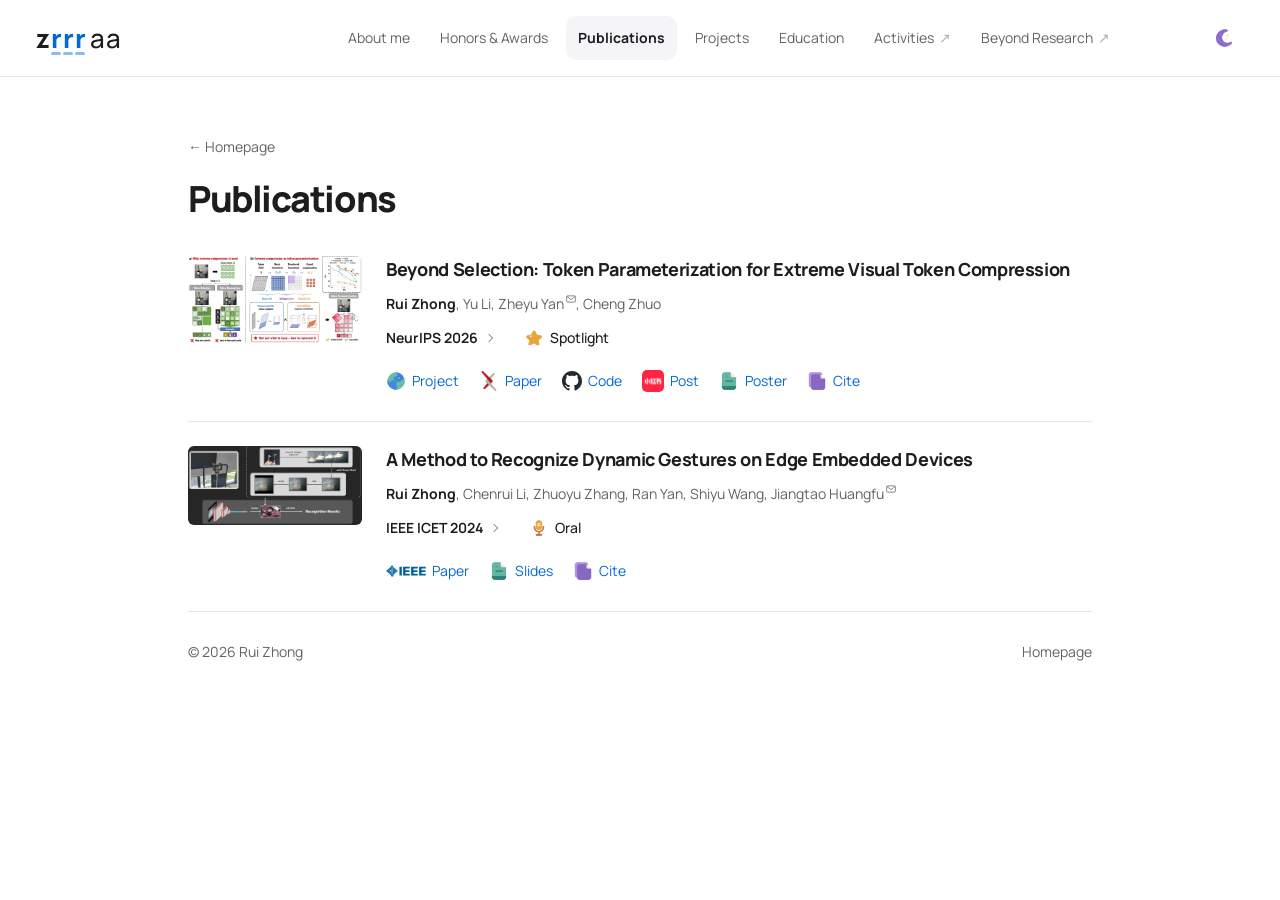
<file: publications/index.html>
<!doctype html>
<html lang="en"><head>
<meta charset="utf-8"><meta name="viewport" content="width=device-width, initial-scale=1">
<base href="../"><title>Publications — Rui Zhong</title>

<meta name="description" content="Rui Zhong, Ph.D. student at Zhejiang University. Efficient multimodal AI and intelligent systems."><meta name="color-scheme" content="light dark">
<meta property="og:type" content="website"><meta property="og:title" content="Publications — Rui Zhong"><meta property="og:description" content="Rui Zhong, Ph.D. student at Zhejiang University. Efficient multimodal AI and intelligent systems.">
<link rel="icon" href="./favicon.svg?v=zju" type="image/svg+xml"><link rel="preload" href="./assets/manrope-latin-wght-normal-73PUZEUA.woff2" as="font" type="font/woff2" crossorigin>

<script>try{document.documentElement.dataset.theme=localStorage.getItem('rui-homepage-theme')||(matchMedia('(prefers-color-scheme:dark)').matches?'dark':'light')}catch{}</script>
<script>(()=>{const t=document.documentElement;if(matchMedia("(prefers-reduced-motion: reduce)").matches)return;t.dataset.entry="pending";let r=!1;function n(){r||(r=!0,t.dataset.entry="ready",setTimeout(()=>delete t.dataset.entry,900))}const a=setTimeout(n,900);addEventListener("pageshow",o=>{o.persisted&&(clearTimeout(a),delete t.dataset.entry)}),addEventListener("keydown",n,{once:!0}),document.addEventListener("DOMContentLoaded",()=>{const o=[...document.querySelectorAll(".portrait, .profile-topics, .work-media")],i=[];for(const e of o){const s=[...e.querySelectorAll("img")],c=Promise.all(s.map(d=>d.decode().catch(()=>{})));s.some(d=>!d.complete)&&(e.dataset.imageState="pending",c.then(()=>{e.dataset.imageState="ready",setTimeout(()=>delete e.dataset.imageState,500)})),e.getBoundingClientRect().top<innerHeight&&i.push(c)}Promise.all([document.fonts.ready,...i]).then(()=>{clearTimeout(a),n()})},{once:!0})})();
</script>
<link rel="stylesheet" href="./assets/style-C6HHR2EY.css"><script src="./assets/app-VBTSCTU2.js" type="module"></script>
</head><body><div id="app"><a class="skip-link" href="./publications/#main">Skip to content</a>
<header class="site-header"><div class="header-inner"><a href="./" class="monogram" aria-label="zrrraa, home"><span aria-hidden="true"><span class="wordmark-letter" style="--letter:0">z</span><span class="wordmark-letter" style="--letter:1">r</span><span class="wordmark-letter" style="--letter:2">r</span><span class="wordmark-letter" style="--letter:3">r</span><span class="wordmark-letter" style="--letter:4">a</span><span class="wordmark-letter" style="--letter:5">a</span></span></a><nav class="section-nav" aria-label="Sections"><a href="./#about" >About me</a><a href="./#honors" >Honors & Awards</a><a href="./publications/" aria-current="page">Publications</a><a href="./#projects" >Projects</a><a href="./#education" >Education</a><a href="./activities/" >Activities<span class="page-link-arrow" aria-hidden="true"> ↗</span></a><a href="./beyond-research/" >Beyond Research<span class="page-link-arrow" aria-hidden="true"> ↗</span></a></nav><div class="header-controls"><button class="icon-button theme-toggle" aria-label="Switch to dark appearance" aria-pressed="false"><img class="icon icon-moon illustrated-icon theme-moon" src="./icons/moon.webp" alt="" width="20" height="20" aria-hidden="true" draggable="false"><img class="icon icon-sun illustrated-icon theme-sun" src="./icons/sun.webp" alt="" width="20" height="20" aria-hidden="true" draggable="false"></button></div></div></header><main id="main" class="collection-page"><div class="collection-heading"><a href="./">← Homepage</a><h1>Publications</h1></div><div class="work-list"><article class="work-entry publication" id="pub-braco">
  <a class="work-media" href="./media/braco.webp" data-viewer="cover-braco" aria-haspopup="dialog" aria-label="Enlarge Beyond Selection: Token Parameterization for Extreme Visual Token Compression image"><img src="./media/previews/braco.webp" alt="Braco overview and accuracy–efficiency comparison" width="1400" height="704" loading="lazy" decoding="async"></a><div class="work-body">
  <h3><a href="https://zrrraa.github.io/Braco/" target="_blank" rel="noopener noreferrer" >Beyond Selection: Token Parameterization for Extreme Visual Token Compression</a></h3>
  <p class="authors"><strong>Rui Zhong</strong>, Yu Li, Zheyu Yan<sup class="corresponding-mark" title="Corresponding author" aria-label="Corresponding author"><svg viewBox="0 0 16 12" width="10" height="8" fill="none" stroke="currentColor" stroke-width="1.2" aria-hidden="true"><rect x="1" y="1" width="14" height="10" rx="1.5"/><path d="m1.5 2 6.5 5 6.5-5"/></svg></sup>, Cheng Zhuo</p>
  <div class="publication-venue"><details class="venue-disclosure"><summary aria-label="Full conference name for NeurIPS 2026"><span class="venue-short">NeurIPS 2026</span><span class="disclosure-chevron" aria-hidden="true"></span></summary><span class="venue-full">The Fortieth Annual Conference on Neural Information Processing Systems</span></details><span class="distinction"><img class="icon icon-spotlight illustrated-icon " src="./icons/spotlight.webp" alt="" width="20" height="20" aria-hidden="true" draggable="false">Spotlight</span></div>
  <div class="entry-actions"><a href="https://zrrraa.github.io/Braco/" target="_blank" rel="noopener noreferrer" class="resource-link"><img class="icon icon-globe illustrated-icon " src="./icons/globe.webp" alt="" width="20" height="20" aria-hidden="true" draggable="false"><span>Project</span></a><a href="https://arxiv.org/abs/2609.35232" target="_blank" rel="noopener noreferrer" class="resource-link"><img class="icon icon-arxiv brand-icon " src="./brand/arxiv.png" alt="" width="20" height="20" aria-hidden="true" draggable="false"><span>Paper</span></a><a href="https://github.com/zrrraa/Braco" target="_blank" rel="noopener noreferrer" class="resource-link"><img class="icon icon-github brand-icon " src="./brand/github.svg" alt="" width="20" height="20" aria-hidden="true" draggable="false"><span>Code</span></a><a href="https://www.xiaohongshu.com/user/profile/628cd3780000000021020786/6abc8c5c000000001500089b?xsec_token=ABnDsCd1P89xZxp8rVqC8kSusMzBkz3D4c-1rKLIfiD14=&amp;xsec_source=pc_user" target="_blank" rel="noopener noreferrer" class="resource-link" title="View post on RedNote"><img class="icon icon-xiaohongshu brand-icon " src="./brand/xiaohongshu.png" alt="" width="20" height="20" aria-hidden="true" draggable="false"><span>Post</span></a><a class="resource-link" href="./media/braco-poster.png" data-viewer="braco-poster" aria-haspopup="dialog"><img class="icon icon-paper illustrated-icon " src="./icons/paper.webp" alt="" width="20" height="20" aria-hidden="true" draggable="false"><span>Poster</span></a><button class="resource-link cite-trigger" data-cite="braco" aria-haspopup="dialog"><img class="icon icon-copy illustrated-icon " src="./icons/copy.webp" alt="" width="20" height="20" aria-hidden="true" draggable="false"><span>Cite</span></button></div>
  <details class="citation-fallback"><summary>Citation</summary><pre>@inproceedings{zhong2026braco,
  title={Beyond Selection: Token Parameterization for Extreme Visual Token Compression},
  author={Zhong, Rui and Li, Yu and Yan, Zheyu and Zhuo, Cheng},
  booktitle={Advances in Neural Information Processing Systems},
  year={2026}
}</pre></details>
  </div>
</article><article class="work-entry publication" id="pub-gestures">
  <a class="work-media" href="./media/icet.webp" data-viewer="cover-gestures" aria-haspopup="dialog" aria-label="Enlarge A Method to Recognize Dynamic Gestures on Edge Embedded Devices image"><img src="./media/previews/icet.webp" alt="ICET image fusion and embedded recognition pipeline" width="1000" height="456" loading="lazy" decoding="async"></a><div class="work-body">
  <h3><a href="https://doi.org/10.1109/ICET61945.2024.10673049" target="_blank" rel="noopener noreferrer" >A Method to Recognize Dynamic Gestures on Edge Embedded Devices</a></h3>
  <p class="authors"><strong>Rui Zhong</strong>, Chenrui Li, Zhuoyu Zhang, Ran Yan, Shiyu Wang, Jiangtao Huangfu<sup class="corresponding-mark" title="Corresponding author" aria-label="Corresponding author"><svg viewBox="0 0 16 12" width="10" height="8" fill="none" stroke="currentColor" stroke-width="1.2" aria-hidden="true"><rect x="1" y="1" width="14" height="10" rx="1.5"/><path d="m1.5 2 6.5 5 6.5-5"/></svg></sup></p>
  <div class="publication-venue"><details class="venue-disclosure"><summary aria-label="Full conference name for IEEE ICET 2024"><span class="venue-short">IEEE ICET 2024</span><span class="disclosure-chevron" aria-hidden="true"></span></summary><span class="venue-full">7th International Conference on Electronics Technology</span></details><span class="distinction"><img class="icon icon-microphone illustrated-icon " src="./icons/microphone.webp" alt="" width="20" height="20" aria-hidden="true" draggable="false">Oral</span></div>
  <div class="entry-actions"><a href="https://doi.org/10.1109/ICET61945.2024.10673049" target="_blank" rel="noopener noreferrer" class="resource-link"><img class="icon icon-ieee brand-icon " src="./brand/ieee.svg" alt="" width="20" height="20" aria-hidden="true" draggable="false"><span>Paper</span></a><a class="resource-link" href="./media/icet2024-slides.pdf" data-viewer="icet-slides" aria-haspopup="dialog"><img class="icon icon-paper illustrated-icon " src="./icons/paper.webp" alt="" width="20" height="20" aria-hidden="true" draggable="false"><span>Slides</span></a><button class="resource-link cite-trigger" data-cite="gestures" aria-haspopup="dialog"><img class="icon icon-copy illustrated-icon " src="./icons/copy.webp" alt="" width="20" height="20" aria-hidden="true" draggable="false"><span>Cite</span></button></div>
  <details class="citation-fallback"><summary>Citation</summary><pre>@inproceedings{zhong2024gestures,
  title={A Method to Recognize Dynamic Gestures on Edge Embedded Devices},
  author={Zhong, Rui and Li, Chenrui and Zhang, Zhuoyu and Yan, Ran and Wang, Shiyu and Huangfu, Jiangtao},
  booktitle={2024 7th International Conference on Electronics Technology (ICET)},
  pages={957--962},
  year={2024},
  doi={10.1109/ICET61945.2024.10673049}
}</pre></details>
  </div>
</article></div><footer><span>© 2026 Rui Zhong</span><a class="footer-home" href="./" aria-label="Homepage">Homepage</a></footer></main><dialog class="media-dialog" aria-labelledby="media-title"></dialog><dialog class="citation-dialog" aria-labelledby="citation-title"></dialog><div class="toast" role="status" aria-live="polite"></div></div></body></html>
</file>
<file: assets/style-C6HHR2EY.css>
.project-gallery{max-width:1340px;padding:68px 36px 24px;margin:auto}.gallery-intro{padding:12px 0 46px}.gallery-byline{font-size:15px;color:var(--muted);margin-bottom:16px}.gallery-intro h1{font-size:clamp(46px,6.8vw,88px);line-height:1.05;letter-spacing:-.065em;font-weight:750;margin:0}.gallery-intro h1 span{color:var(--accent)}.gallery-intro>p:last-child{font-size:19px;color:var(--muted);margin-top:24px}.gallery-nav{position:sticky;top:var(--header);z-index:8;display:flex;align-items:center;justify-content:space-between;gap:20px;padding:14px 0;margin-bottom:24px;background:color-mix(in srgb,var(--bg) 92%,transparent);backdrop-filter:blur(20px)}.gallery-tabs{display:flex;gap:4px;padding:4px;background:var(--surface);border-radius:100px;max-width:100%;overflow:auto}.gallery-tabs button{white-space:nowrap;border-radius:100px;padding:9px 18px;font-size:14px;color:var(--muted);transition:color .2s,background .2s,box-shadow .2s}.gallery-tabs button[aria-pressed=true]{background:var(--bg);color:var(--ink);box-shadow:0 2px 8px #0000000a}.motion-toggle{font-size:14px;color:var(--muted);padding:10px 0 10px 10px;white-space:nowrap}.project-collection{display:grid;grid-template-columns:1fr 1fr;gap:28px;align-items:start}.project-story{min-width:0;border-radius:24px;overflow:clip;background:var(--surface);scroll-margin-top:calc(var(--header) + 100px)}.project-story[hidden]{display:none!important}.project-visual{position:relative;aspect-ratio:16/10;background:#10151c;overflow:hidden}.project-visual>video,.project-visual>a,.project-visual>a>img{display:block;width:100%;height:100%;object-fit:cover}.project-visual>a{cursor:zoom-in}.project-visual img{transition:transform .7s var(--ease)}@media(hover:hover){.project-visual>a:hover img{transform:scale(1.025)}}.loop-control{position:absolute;right:18px;bottom:18px;z-index:2;background:#10151cba;backdrop-filter:blur(12px);color:#fff;border:1px solid #ffffff40;padding:8px 13px;border-radius:100px;font-size:14px}.media-caption{position:absolute;bottom:20px;left:20px;color:#fff;padding:5px 9px;background:#10151cba;border-radius:6px;font-size:14px;max-width:calc(100% - 160px)}.story-copy{padding:32px 36px 28px}.story-label{display:flex;align-items:baseline;gap:12px;font-size:14px;color:var(--muted);line-height:1.5;margin-bottom:16px}.story-index{color:var(--accent);font-variant-numeric:tabular-nums}.story-copy h2{font-size:clamp(29px,3vw,40px);line-height:1.13;letter-spacing:-.045em;margin:0 0 20px;font-weight:700}.story-description{font-size:16px;line-height:1.75;color:var(--muted);max-width:64ch}.story-features{list-style:none;padding:0;display:flex;flex-wrap:wrap;gap:8px 16px;margin:22px 0;font-size:14px}.story-features li{position:relative;padding-left:13px}.story-features li:before{content:"";width:4px;height:4px;border-radius:50%;position:absolute;top:.65em;left:0;background:var(--accent)}.story-outcomes{display:grid;grid-template-columns:1fr 1fr;gap:20px;margin:24px 0}.story-outcomes dt{font-size:18px;font-weight:650;letter-spacing:-.025em;line-height:1.35}.story-outcomes dd{font-size:14px;color:var(--muted);line-height:1.5;margin:7px 0 0}.story-copy .entry-actions{margin:20px 0 16px}.film-trigger{display:inline-flex;align-items:center;gap:8px;padding:8px 14px;border-radius:100px;background:var(--ink);color:var(--bg);font-size:14px;min-height:40px}.film-trigger .icon{width:20px;height:20px}.story-details{margin-top:24px;border-top:1px solid var(--line)}.story-details summary{display:flex;justify-content:space-between;align-items:center;list-style:none;font-size:14px;font-weight:600;padding:18px 0 0;cursor:pointer;min-height:44px}.story-details summary::-webkit-details-marker{display:none}.details-plus{font-size:24px;line-height:1;color:var(--muted);transition:transform .25s;font-weight:400}.story-details[open] .details-plus{transform:rotate(45deg)}.story-detail-content{padding-top:18px;font-size:15px;line-height:1.75;color:var(--muted)}.story-stack{display:flex;flex-wrap:wrap;gap:7px;list-style:none;padding:0;margin:20px 0}.story-stack li{background:var(--bg);padding:4px 9px;border-radius:6px;font-size:14px}.story-figures{display:grid;gap:22px;margin-top:24px}.story-figures figure{margin:0}.story-figures a{display:block;background:#fff;border-radius:8px;overflow:hidden;cursor:zoom-in}.story-figures img{width:100%;height:auto;display:block}.story-figures figcaption{font-size:14px;margin-top:8px}.story-note{font-size:14px}.story-virtual-fab{grid-column:1/-1;background:#101c2c;color:#f5f5f7;--muted: #b8c7d9;--line: #ffffff26;--surface: #182b42;--bg: #101c2c;--ink:#f5f5f7;--accent: #89c5ff}.story-virtual-fab .project-visual{aspect-ratio:2.25}.story-virtual-fab .story-copy{padding:38px 44px 30px;display:grid;grid-template-columns:1fr 1fr;column-gap:64px}.story-virtual-fab .story-label{grid-column:1/-1}.story-virtual-fab h2{grid-column:1;grid-row:2/4;font-size:clamp(34px,4vw,52px)}.story-virtual-fab .story-description{grid-column:2;grid-row:2}.story-virtual-fab .story-features{grid-column:2;grid-row:3}.story-virtual-fab .story-outcomes{grid-column:1;grid-row:4;margin:12px 0}.story-virtual-fab .entry-actions{grid-column:2;grid-row:4;align-content:start}.story-virtual-fab .story-details{grid-column:1/-1}.story-virtual-fab .story-detail-content{display:grid;grid-template-columns:1fr 1fr;column-gap:40px;align-items:start}.story-virtual-fab .story-figures{grid-column:2;grid-row:1/4;margin-top:0}.story-sem-defects{grid-column:1/-1;display:grid;grid-template-columns:1.2fr 1fr;align-items:start}.story-sem-defects .project-visual{height:100%;min-height:460px;aspect-ratio:auto;background:#e9e9ed}.story-sem-defects .project-visual video{object-fit:contain}.story-sem-defects .story-copy{padding-top:40px}.story-semiconductor-manufacturing .project-visual{background:#fff;padding:24px}.story-semiconductor-manufacturing .project-visual img{object-fit:contain}.story-chatclone{grid-column:1/-1;display:grid;grid-template-columns:.9fr 1.1fr}.story-chatclone .project-visual{height:100%;aspect-ratio:auto;min-height:430px;background:#e9eaf0;padding:32px}.story-chatclone .project-visual img{object-fit:contain}.story-chatclone .story-copy{padding:48px}.gallery-end{padding:70px 0 20px;text-align:center}.gallery-end p{font-size:28px;font-weight:650;letter-spacing:-.04em}.gallery-end a{display:inline-block;font-size:15px;color:var(--accent);margin-top:10px;padding:8px}.project-gallery footer a{width:auto;height:auto;border-radius:0;white-space:nowrap;background:transparent}.film-dialog{width:min(1200px,calc(100vw - 32px));max-width:none;padding:18px;border:1px solid var(--line);border-radius:20px;background:var(--bg);color:var(--ink);max-height:calc(100dvh - 32px)}.film-dialog::backdrop{background:#000c;backdrop-filter:blur(12px)}.film-header{display:flex;align-items:center;justify-content:space-between;gap:20px;margin-bottom:14px}.film-header h2{font-size:18px;letter-spacing:-.025em}.film-stage{aspect-ratio:16/9;background:#000;max-height:calc(100dvh - 170px)}.film-stage video,.film-stage iframe{display:block;width:100%;height:100%;border:0}.film-fallback{display:inline-block;padding:12px 0 0;font-size:14px;color:var(--accent)}:root:not(.js) .gallery-nav,:root:not(.js) button.loop-control,:root:not(.js) .film-trigger{display:none}@media(max-width:1000px){.project-gallery{padding:40px 24px 24px}.story-copy{padding:26px}.story-virtual-fab .story-copy{column-gap:32px;padding:32px}.story-virtual-fab .story-outcomes{grid-column:1/-1}.story-virtual-fab .entry-actions{grid-column:1/-1;grid-row:5}.story-sem-defects,.story-chatclone{grid-template-columns:1fr 1fr}.story-chatclone .story-copy{padding:30px}}@media(max-width:760px){.gallery-intro{padding-bottom:28px}.gallery-intro>p:last-child{font-size:17px}.project-gallery{padding:30px 20px 20px}.gallery-nav{gap:12px;flex-wrap:wrap;padding:10px 0}.gallery-tabs{width:100%}.gallery-tabs button{padding:8px 13px;flex:1}.motion-toggle{margin-left:auto;padding:0 4px 4px}.project-collection{grid-template-columns:1fr;gap:24px}.project-story{border-radius:18px}.story-virtual-fab .project-visual{aspect-ratio:16/10}.story-virtual-fab .story-copy{display:block;padding:26px}.story-virtual-fab .story-detail-content{display:block}.story-virtual-fab .story-figures{margin-top:24px}.story-sem-defects,.story-chatclone{display:block}.story-sem-defects .project-visual{aspect-ratio:3/2;min-height:0;height:auto}.story-chatclone .project-visual{aspect-ratio:16/10;height:auto;min-height:0;padding:24px}.story-chatclone .story-copy{padding:26px}.story-copy h2{font-size:32px}.story-outcomes{gap:18px}.story-outcomes dt{font-size:17px}.media-caption{left:12px;bottom:16px;font-size:14px}.loop-control{right:12px;bottom:12px}}@media(prefers-reduced-motion:reduce){.project-visual img,.details-plus{transition:none}}@font-face{font-family:Caveat;src:url("./caveat-latin-wght-normal-IUBKKMHQ.woff2") format("woff2");font-style:normal;font-weight:400 700;font-display:optional}.profile{--signature-ink: #443a32;--material-shadow: #35231120}.profile .portrait{position:relative;height:auto;aspect-ratio:.82177;padding:0;display:block;overflow:visible;border:0;border-radius:0;background:none;box-shadow:none;filter:drop-shadow(0 3px 3px var(--material-shadow))}.portrait-photo{position:absolute;left:3%;top:2.5%;width:94%;height:95%;object-fit:cover;display:block}.portrait-frame{position:absolute;inset:0;width:100%;height:100%;pointer-events:none}.profile #profile-name{position:relative;width:fit-content;padding-bottom:10px;color:var(--signature-ink);font-family:Caveat,Segoe Print,cursive;font-size:50px;font-weight:600;line-height:1.08;letter-spacing:-.8px;white-space:nowrap}.profile #profile-name:after{content:"";position:absolute;left:3px;bottom:2px;width:58px;height:3px;border-radius:50%;background:#8b6c54;opacity:.55}.profile-topics{list-style:none;padding:0;margin:12px 0 0;display:grid;grid-template-columns:74px 147px;align-items:end;gap:4px 8px;grid-column:1 / -1}.topic-tag{display:flex;max-width:100%}.topic-tag:first-child{grid-column:1 / -1}.topic-tag>img{display:block;max-width:100%;height:auto;filter:drop-shadow(0 1px 1px var(--material-shadow))}[data-theme=dark] .profile{--signature-ink: #e6d9bd;--material-shadow: #0005}@media(max-width:1000px){.profile-topics{margin-top:18px}}@media(max-width:520px){.profile #profile-name{font-size:43px}}@media(max-width:360px){.profile #profile-name{font-size:36px}}@media(forced-colors:active){.profile #profile-name{color:CanvasText}.profile #profile-name:after{display:none}}@media print{.profile .portrait{display:none}.profile #profile-name{color:#1d1d1f}.topic-tag>img{filter:none}}html[data-entry=pending] #app{opacity:0}html[data-entry=ready] #app{animation:page-arrive .55s cubic-bezier(.22,1,.36,1) both}html[data-entry=ready] .page-layout,html[data-entry=ready] .collection-page,html[data-entry=ready] .journal-page{animation:content-arrive .65s cubic-bezier(.22,1,.36,1) both}[data-image-state=pending]{opacity:0}[data-image-state=ready]{animation:page-arrive .38s ease-out both}@keyframes page-arrive{0%{opacity:0}to{opacity:1}}@keyframes content-arrive{0%{transform:translateY(6px)}to{transform:none}}@media(prefers-reduced-motion:reduce),print{html[data-entry] #app,[data-image-state]{opacity:1;animation:none}html[data-entry] :is(.page-layout,.collection-page,.journal-page){animation:none}}@font-face{font-family:Manrope;src:url("./manrope-latin-wght-normal-73PUZEUA.woff2") format("woff2");font-style:normal;font-weight:200 800;font-display:optional}:root{color-scheme:light;--bg: #fff;--ink: #1d1d1f;--muted: #626269;--line: #e5e5ea;--surface: #f5f5f7;--raised: #fff;--accent: #0668d7;--glass: #fffffff0;--header: 76px;--page-width: 1280px;--ease: cubic-bezier(.22, 1, .36, 1);font-family:Manrope,-apple-system,BlinkMacSystemFont,PingFang SC,Microsoft YaHei,sans-serif;font-synthesis:none}:root[data-theme=dark]{color-scheme:dark;--bg: #161617;--ink: #f5f5f7;--muted: #afafb5;--line: #36363b;--surface: #232325;--raised: #303034;--accent: #76baff;--glass: #161617f0}*{box-sizing:border-box}html{scroll-behavior:smooth;-webkit-text-size-adjust:100%}body{margin:0;background:var(--bg);color:var(--ink);font-size:16px;line-height:1.7;-webkit-font-smoothing:antialiased}h1,h2,h3,p,ul{margin:0}ul{padding:0;list-style:none}button,a,summary{-webkit-tap-highlight-color:transparent}button,summary{font:inherit;color:inherit}button{background:none;border:0;cursor:pointer}a{color:inherit;text-decoration:none}strong{font-weight:700}::selection{background:#0071e32b}:is(a,button,summary,[tabindex]):focus-visible{outline:3px solid var(--accent);outline-offset:5px;border-radius:5px}.icon{width:18px;height:18px;flex-shrink:0;vertical-align:middle;object-fit:contain;user-select:none}.illustrated-icon{width:20px;height:20px}.icon-xiaohongshu{border-radius:5px}[data-theme=dark] .icon-github{filter:brightness(0) invert(1)}.secondary,.summary,.authors,.award-detail{color:var(--muted)}.skip-link{position:fixed;top:-70px;left:20px;z-index:100;padding:12px 20px;border-radius:10px;background:var(--ink);color:var(--bg)}.skip-link:focus{top:12px}.site-header{position:sticky;top:0;z-index:20;background:var(--glass);backdrop-filter:blur(18px);border-bottom:1px solid var(--line)}.header-inner{max-width:var(--page-width);height:var(--header);margin:auto;padding:0 36px;display:flex;align-items:center;gap:30px}.monogram{font-size:26px;font-weight:800;letter-spacing:-1.4px;line-height:1;flex:0 0 270px;margin-right:0}.section-nav{display:flex;align-items:center;position:relative;gap:6px;scrollbar-width:none;min-width:0;overflow-x:auto}.section-nav::-webkit-scrollbar{display:none}.section-nav a{position:relative;padding:10px 12px;white-space:nowrap;font-size:14px;color:var(--muted);border-radius:10px;transition:color .2s}.section-nav a:hover,.section-nav a[aria-current]{color:var(--ink)}.section-nav a[aria-current]{font-weight:700}.nav-indicator{position:absolute;left:0;top:0;height:44px;width:64px;background:var(--surface);border-radius:10px;transition:transform .3s var(--ease),width .3s var(--ease);pointer-events:none}.header-controls{display:flex;align-items:center;gap:10px;margin-left:auto}.icon-button{display:grid;place-items:center;width:40px;height:40px;border-radius:50%;transition:background .2s,transform .2s}.icon-button:hover{background:var(--surface)}.icon-button:active{transform:scale(.93)}.theme-sun{display:none}[data-theme=dark] .theme-sun{display:block}[data-theme=dark] .theme-moon{display:none}.page-layout{max-width:var(--page-width);margin:auto;padding:44px 36px 0;display:grid;grid-template-columns:264px minmax(0,1fr);gap:48px;align-items:start}.profile{padding-top:5px;scroll-margin-top:calc(var(--header) + 24px)}.portrait{width:174px;margin:0 0 26px}h1{font-size:44px;font-weight:800;letter-spacing:-1.8px;line-height:1.15}.name-secondary{font-size:18px;color:var(--muted);margin-top:6px}.school-link{display:flex;gap:12px;align-items:center;width:fit-content;margin-bottom:22px}.zju-mark{width:64px;height:64px;display:flex;align-items:center;justify-content:center;flex-shrink:0;border-radius:12px;background:transparent}.zju-logo{width:100%;height:100%;object-fit:contain;flex-shrink:0}.school-link:hover h3{color:var(--accent)}.bio{width:100%;max-width:80ch}.bio>p{font-size:16px;line-height:1.8;text-align:justify;text-align-last:left;text-wrap:pretty;hyphens:auto;overflow-wrap:break-word}.bio>p+p{margin-top:14px}.greeting{white-space:nowrap}.greeting .icon{width:25px;height:25px;vertical-align:-.3em;margin:0 3px 0 1px;transform-origin:65% 85%}#about:hover .greeting .icon{animation:greeting-wave .8s ease-in-out}@keyframes greeting-wave{0%,to{transform:rotate(0)}25%{transform:rotate(16deg)}50%{transform:rotate(-10deg)}75%{transform:rotate(12deg)}}.education-entry .mentors{font-size:14px;color:var(--muted);margin-top:6px}.mentors a{white-space:nowrap;color:var(--ink);text-decoration:underline;text-decoration-color:var(--line);text-underline-offset:4px}.mentors a:hover{color:var(--accent)}.profile-links{display:grid;grid-template-columns:auto 1fr;gap:5px 16px;margin-top:22px}.profile-links a{display:flex;align-items:center;gap:8px;min-height:35px;font-size:14px;white-space:nowrap;transition:color .2s}.profile-links a:hover{color:var(--accent)}.profile-links .email{grid-column:1/-1;margin-bottom:5px}.profile-links .icon{width:20px;height:20px}main{min-width:0}.content-section{margin-bottom:48px;scroll-margin-top:calc(var(--header) + 28px)}.section-heading{margin-bottom:24px}h2{font-size:26px;font-weight:750;letter-spacing:-.8px;line-height:1.3}h3{font-size:18px;font-weight:750;line-height:1.5;letter-spacing:-.35px}h3 a{transition:color .2s}h3 a:hover{color:var(--accent)}.summary{font-size:16px;line-height:1.75}.entry-actions{display:flex;flex-wrap:wrap;align-items:center;gap:5px 20px;margin-top:13px}.resource-link,.resource-note{font-size:14px;color:var(--accent);display:inline-flex;align-items:center;gap:6px;min-height:32px;padding:0}.resource-note{color:var(--muted)}.resource-link .icon,.resource-note .icon{width:20px;height:20px;transition:transform .24s var(--ease)}.resource-link:hover .icon{transform:translateY(-2px)}.resource-link:hover span{text-decoration:underline;text-underline-offset:4px}.work-list{display:grid}.work-entry{display:grid;grid-template-columns:174px minmax(0,1fr);gap:24px;padding:24px 0;border-top:1px solid var(--line)}.work-entry:first-child{padding-top:0;border-top:0}.work-media{width:fit-content;max-width:100%;align-self:start;border-radius:6px;background:transparent;border:0;overflow:hidden}.work-media img{width:auto;max-width:100%;height:auto;max-height:148px;object-fit:contain;display:block}.work-body{min-width:0}.work-body .summary{margin-top:9px}.work-status{font-size:14px;color:var(--muted);margin-top:8px}.corresponding-mark{font-size:14px;line-height:0;margin-left:1px}.publication-venue{display:flex;flex-wrap:wrap;align-items:baseline;gap:4px 14px;font-size:14px;font-weight:650;margin-top:8px;line-height:1.65}.venue-highlights{display:inline-flex;align-items:center;gap:14px;white-space:nowrap}.venue-full{flex:1 1 240px;font-weight:400;color:var(--muted)}.distinction{display:inline-flex;align-items:center;gap:4px;color:var(--ink);font-weight:500}.distinction .icon{width:18px;height:18px;margin-right:3px}.authors{font-size:14px;line-height:1.8;margin-top:8px}.authors strong{color:var(--ink)}.cite-trigger{display:none}.js .cite-trigger{display:inline-flex}.js .citation-fallback{display:none}.citation-fallback{margin-top:10px}.citation-fallback summary{cursor:pointer;font-size:14px}.education-list{padding-left:23px}.education-entry{padding-left:23px;padding-bottom:24px;border-left:1px solid var(--line);position:relative}.education-entry:before{content:"";position:absolute;top:7px;left:-5px;width:9px;height:9px;border-radius:50%;background:var(--bg);border:2px solid var(--accent)}.education-entry:last-child{padding-bottom:0}.education-entry:last-child:before{border-color:var(--muted)}.education-top{display:flex;justify-content:space-between;align-items:baseline;gap:18px;margin-bottom:4px}.education-top h3{font-size:16px;letter-spacing:0}.education-top time{color:var(--muted);white-space:nowrap;font-size:14px}.education-entry .secondary,.rank{font-size:14px;margin-top:5px}.rank{color:var(--muted)}.rank strong{color:var(--ink)}.award-list{display:grid;gap:12px}.award-list li{display:grid;grid-template-columns:44px minmax(0,1fr);gap:14px;align-items:baseline;font-size:16px;line-height:1.7}.award-list time{font-size:14px;color:var(--muted);font-variant-numeric:tabular-nums}.award-detail{font-size:14px}.award-secondary{margin-top:3px}.award-emblem{width:18px;height:18px;margin:0 0 2px 6px}.life-intro{margin-bottom:24px}.life-details{display:grid;grid-template-columns:1fr 1fr;gap:30px;margin-top:24px;padding-top:22px;border-top:1px solid var(--line);font-size:14px;line-height:1.9;color:var(--muted)}.life-details h3{color:var(--ink);margin-bottom:10px}.life-details li+li{margin-top:5px}footer{border-top:1px solid var(--line);padding:20px 0 28px;color:var(--muted);font-size:14px;display:flex;align-items:center;justify-content:space-between}footer>a{display:grid;place-items:center;width:40px;height:40px;border-radius:50%;background:var(--surface)}footer>a:hover{color:var(--accent)}.modal-open{overflow:hidden}.modal-open body{padding-right:var(--scrollbar-width, 0px)}.citation-dialog{color:var(--ink);background:var(--bg);border:1px solid var(--line);border-radius:22px;width:min(680px,calc(100% - 32px));max-height:calc(100dvh - 48px);padding:26px;box-shadow:0 24px 100px #00000030}.citation-dialog::backdrop{background:#16161760;backdrop-filter:blur(5px)}.dialog-heading{display:flex;justify-content:space-between;align-items:center;gap:18px}.dialog-paper-title{font-size:16px;color:var(--muted);margin:16px 0 22px}.citation{border:1px solid var(--line);border-radius:12px;background:var(--surface);overflow:hidden}.citation-heading{display:flex;justify-content:space-between;align-items:center;padding:8px 14px;border-bottom:1px solid var(--line);font-size:14px}.copy-button{display:inline-flex;align-items:center;gap:7px;padding:6px 8px;border-radius:7px;font-size:14px}.copy-button:hover{background:var(--raised)}pre{white-space:pre-wrap;overflow-wrap:anywhere;margin:0;padding:16px;font:14px/1.7 ui-monospace,SFMono-Regular,Consolas,monospace;color:var(--muted)}.toast{position:fixed;left:50%;bottom:24px;transform:translate(-50%,12px);opacity:0;pointer-events:none;padding:10px 18px;border-radius:100px;background:var(--ink);color:var(--bg);font-size:14px;z-index:100;transition:transform .2s var(--ease),opacity .2s}.toast.visible{transform:translate(-50%);opacity:1}:root:not(.js) .theme-toggle{display:none}@media(min-width:1001px)and (min-height:960px){.profile{position:sticky;top:calc(var(--header) + 30px)}}@media(max-width:1120px){.monogram{flex-basis:248px}.header-inner{gap:18px;padding:0 28px}.section-nav{gap:0}.section-nav a{padding-left:10px;padding-right:10px}.page-layout{padding:36px 28px 0;grid-template-columns:240px minmax(0,1fr);gap:36px}.profile-links{grid-template-columns:1fr;gap:2px}.profile-links .email{grid-column:auto}}@media(max-width:1000px){.work-entry{grid-template-columns:128px minmax(0,1fr);gap:20px}:root{--header: 116px}.header-inner{height:auto;min-height:116px;display:grid;grid-template-columns:1fr auto;gap:0;padding:0 24px}.monogram{padding:16px 0}.header-controls{grid-column:2;grid-row:1}.section-nav{grid-column:1/-1;grid-row:2;gap:12px;overflow-x:auto;padding-bottom:7px}.section-nav a{padding:8px 10px}.page-layout{grid-template-columns:220px minmax(0,1fr);padding:32px 24px 0;gap:32px}h1{font-size:38px}.life-details{grid-template-columns:1fr;gap:22px}.education-top{display:block}}@media(max-width:1000px){.page-layout{display:block}.profile{display:grid;grid-template-columns:120px minmax(0,1fr);gap:0 24px;padding:0 0 32px;margin-bottom:32px;border-bottom:1px solid var(--line)}.portrait{width:110px;grid-row:1;margin:3px 0 0}.profile-identity{align-self:center}h1{font-size:38px}.name-secondary{font-size:16px;margin-top:4px}.profile-links{grid-column:1/-1}.profile-links{display:flex;flex-wrap:wrap;gap:3px 22px;margin-top:16px}.profile-links .email{width:100%;margin-bottom:1px}.education-top{display:flex}.life-details{grid-template-columns:1fr 1fr}.content-section{margin-bottom:40px}.section-heading{margin-bottom:22px}}@media(max-width:520px){.bio>p{text-align:left}.work-entry{grid-template-columns:96px minmax(0,1fr);gap:8px 16px;padding:22px 0}.work-body{display:contents}.work-media{grid-column:1;grid-row:1 / span 2;align-self:start;margin-top:3px}.work-body>*{grid-column:1 / -1}.work-body h3{grid-column:2;grid-row:1 / span 2;align-self:center}.publication-venue,.work-body .summary,.work-body .authors,.work-body .work-status{margin-top:0}.work-body .summary{padding-top:4px}.work-body .entry-actions{margin-top:2px}.header-inner{padding:0 20px}.section-nav{margin:0 -20px;padding:0 20px 7px;gap:5px}.nav-indicator{display:none}.section-nav a[aria-current]{background:var(--surface)}.section-nav a{padding:8px 10px}.page-layout{padding:28px 20px 0}.profile{grid-template-columns:94px minmax(0,1fr);gap:0 19px}.portrait{width:88px}h1{font-size:34px;letter-spacing:-1.4px}h2{font-size:24px;letter-spacing:-.6px}.name-secondary{font-size:16px}.profile-links{gap:3px 18px}.entry-actions{gap:2px 16px}.resource-link,.resource-note{min-height:40px}.education-top{display:block}.education-top time{display:block;margin-top:3px}.education-entry{padding-left:18px}.award-list li{grid-template-columns:36px minmax(0,1fr);gap:12px}.award-list{gap:17px}.life-details{grid-template-columns:1fr}.toast{max-width:90%;width:max-content}.citation-dialog{padding:20px}}@media(pointer:coarse){.icon-button{width:44px;height:44px}.resource-link,.profile-links a,.copy-button{min-height:44px}}@media(prefers-reduced-motion:reduce){html{scroll-behavior:auto}*,*:before,*:after{animation-duration:.01ms!important;transition-duration:.01ms!important;scroll-behavior:auto!important}}@media(prefers-reduced-transparency:reduce){.site-header{background:var(--bg);backdrop-filter:none}.citation-dialog::backdrop{backdrop-filter:none;background:#161617a6}}@media(prefers-contrast:more){:root{--muted: #48484e;--line: #909098}:root[data-theme=dark]{--muted: #d0d0d5;--line: #8c8c95}.resource-link{text-decoration:underline}}@media(forced-colors:active){.section-nav a[aria-current]{border:1px solid CanvasText}.nav-indicator{display:none}}@media print{.site-header,footer>a,.toast{display:none}.page-layout{display:block;padding:0}.profile{position:static;margin-bottom:28px}.portrait{display:none}.profile-links{display:flex;flex-wrap:wrap}.content-section{break-inside:avoid}body{background:#fff;color:#000}}.publication-venue{align-items:center;gap:6px 14px}.venue-disclosure{min-width:0;display:contents}.venue-disclosure::details-content{display:contents}.venue-disclosure:not([open]) .venue-full{display:none}.venue-disclosure summary{display:inline-flex;vertical-align:middle;align-items:center;gap:8px;cursor:pointer;list-style:none;min-height:28px}.venue-disclosure summary::-webkit-details-marker{display:none}.disclosure-chevron{width:6px;height:6px;border-right:1.5px solid currentColor;border-top:1.5px solid currentColor;transform:rotate(45deg);opacity:.45;margin-right:5px;transition:transform .18s ease}.venue-disclosure[open] .disclosure-chevron{transform:rotate(225deg)}.venue-disclosure .venue-full{display:inline;flex:0 1 auto;max-width:100%;line-height:1.65}.distinction{min-height:28px;vertical-align:middle}.monogram{letter-spacing:0;font-kerning:none}.monogram>span{display:inline-flex;align-items:center;gap:.045em}.wordmark-letter{display:inline-block;position:relative;transition:transform .22s ease;transition-delay:calc(var(--letter) * 25ms)}.wordmark-letter:nth-child(n+2):nth-child(-n+4){color:var(--accent);padding-bottom:4px;margin-top:4px}.wordmark-letter:nth-child(n+2):nth-child(-n+4):after{content:"";position:absolute;bottom:0;left:0;right:1px;height:3px;border-radius:2px;background:currentColor;opacity:.45;transition:height .22s ease,opacity .22s ease}.wordmark-letter:nth-child(5){margin-left:.1em;font-weight:500}.wordmark-letter:nth-child(6){font-weight:500}.monogram:hover .wordmark-letter:nth-child(n+2):nth-child(-n+4),.monogram:focus-visible .wordmark-letter:nth-child(n+2):nth-child(-n+4){transform:translateY(-3px)}.monogram:hover .wordmark-letter:after{opacity:1}.resource-link .icon-ieee{width:40px;height:20px}.resource-link .icon-xiaohongshu,.profile-links .icon-xiaohongshu{width:22px;height:22px;border-radius:5px}.resource-link .icon-oshwhub{width:22px;height:22px;filter:none}:root[data-theme=dark] .icon-oshwhub{filter:none}:root[data-theme=dark] .zju-logo{filter:brightness(0) invert(1)}.beyond-page{max-width:960px;margin:0 auto;padding:48px 28px 24px}.beyond-page>h1{margin:0 0 40px;font-size:clamp(28px,4vw,38px);letter-spacing:-.04em}.beyond-page .content-section{padding-top:0;margin-bottom:48px}.community-identity{display:flex;align-items:center;gap:16px;margin-bottom:18px}.community-identity>div{flex:1}.community-identity time{color:var(--muted);font-size:14px;white-space:nowrap}.community-logo{flex:0 0 56px}.community-logo img{display:block;width:56px;height:56px;object-fit:contain}.xlab-role{color:var(--muted);font-size:14px;margin-top:4px}.community-contributions{list-style:none;padding:0;margin:22px 0 16px;display:grid;grid-template-columns:1fr 1fr;gap:24px}.community-contributions li{padding-left:14px;border-left:2px solid var(--line)}.community-contributions strong,.life-details strong{display:block;font-weight:650;color:var(--ink)}.community-contributions span,.life-details li>span{display:block;color:var(--muted);font-size:14px;margin-top:4px}.life-details li+li{margin-top:16px}.section-nav a[aria-current=page]{background:var(--surface)}.beyond-page footer a{width:auto;height:auto;padding:8px 0 8px 16px;border-radius:0;background:transparent;white-space:nowrap}@media(max-width:520px){.beyond-page{padding:32px 20px 20px}.community-identity{flex-wrap:wrap;gap:12px}.community-identity time{flex-basis:100%;margin-left:68px;margin-top:-8px}.community-contributions{grid-template-columns:1fr;gap:18px}}@media(max-width:360px){.beyond-page footer{flex-wrap:wrap;gap:8px}.beyond-page footer a{padding-left:0}}@media(prefers-reduced-motion:reduce){.wordmark-letter,.disclosure-chevron{transition:none;transform:none!important}}.media-dialog{width:min(1120px,calc(100vw - 40px));max-width:none;height:min(860px,calc(100dvh - 40px));max-height:calc(100dvh - 40px);padding:20px;border:1px solid var(--line);border-radius:20px;background:var(--bg);color:var(--ink);overflow:hidden}.media-dialog[open]{display:flex;flex-direction:column;gap:16px}.media-dialog::backdrop{background:#0009;backdrop-filter:blur(8px)}.media-header{display:flex;align-items:center;gap:12px;flex-shrink:0}.media-header h2{font-size:20px;margin-right:auto}.media-download{font-size:14px;color:var(--accent)}.media-stage{min-height:0;flex:1;overflow:auto;display:flex;justify-content:center;align-items:flex-start;border-radius:10px;background:var(--surface)}.media-stage img{width:100%;height:100%;object-fit:contain;display:block}.media-stage.is-zoomed{display:block}.media-stage.is-zoomed img{width:var(--media-native-width, 1500px);min-width:100%;height:auto;max-width:none}.media-navigation{display:flex;justify-content:center;align-items:center;gap:18px;flex-shrink:0}.media-navigation button{min-height:40px;padding:8px 16px;border:1px solid var(--line);border-radius:9px;background:var(--surface);color:var(--ink);font:inherit;cursor:pointer}.media-navigation button:disabled{opacity:.35;cursor:default}.media-page{font-size:14px;min-width:54px;text-align:center;font-variant-numeric:tabular-nums}@media(max-width:520px){.media-dialog{width:calc(100vw - 16px);height:calc(100dvh - 16px);max-height:calc(100dvh - 16px);padding:12px;border-radius:14px}.media-header{flex-wrap:wrap;gap:8px}.media-header h2{font-size:18px}.media-navigation{gap:10px}}:root[data-theme=dark] .icon-ieee{filter:brightness(1.8)}.work-entry.no-media{grid-template-columns:1fr}.gallery-link{display:inline-flex;align-items:center;gap:7px;color:var(--accent);font-size:14px;font-weight:500;margin-left:auto;white-space:nowrap}@media(max-width:520px){.work-media img{max-height:96px}.work-entry.no-media .work-body h3{grid-column:1}}.page-link-arrow{opacity:.5;margin-left:2px}@media(min-width:761px)and (max-width:1000px){.profile{grid-template-columns:150px 1fr}}.work-media{cursor:zoom-in}.corresponding-mark{display:inline-flex;vertical-align:super;margin-left:2px;color:var(--muted)}.media-navigation{flex-wrap:wrap;gap:8px 14px}::view-transition-old(root),::view-transition-new(root){animation-duration:.38s;animation-timing-function:ease-in-out}@media(prefers-reduced-motion:reduce){::view-transition-old(root),::view-transition-new(root){animation:none}}.selection-note{font-size:14px;font-weight:400;color:var(--muted);align-self:baseline}.section-heading{display:flex;align-items:baseline;flex-wrap:wrap;gap:10px}.view-all{margin-left:auto;font-size:14px;white-space:nowrap}.collection-page{max-width:960px;margin:56px auto 0;padding:0 28px}.collection-heading{margin-bottom:36px}.collection-heading>a{font-size:14px;color:var(--muted)}.collection-heading h1{font-size:36px;letter-spacing:-.04em;margin:18px 0 10px}.collection-intro{color:var(--muted);max-width:62ch;line-height:1.7}footer>.footer-home{display:inline-flex;width:auto;height:auto;min-height:40px;border-radius:0;background:transparent;padding:0 0 0 16px;white-space:nowrap}.activity-index{display:flex;flex-wrap:wrap;gap:12px 24px;padding-bottom:22px;border-bottom:1px solid var(--line);margin-bottom:36px;font-size:14px}.activity-index a{color:var(--muted)}.activity-index a:hover{color:var(--accent)}.activity-group{margin-bottom:42px;scroll-margin-top:calc(var(--header) + 24px)}.activity-group>h2{font-size:22px;letter-spacing:-.025em;margin-bottom:8px}.activity-list{list-style:none;padding:0;margin:0}.activity-entry{display:grid;grid-template-columns:116px minmax(0,1fr);gap:24px;padding:20px 0;border-bottom:1px solid var(--line);scroll-margin-top:calc(var(--header) + 24px)}.activity-date{color:var(--muted);font-size:14px;line-height:1.8;font-variant-numeric:tabular-nums}.activity-entry h3{font-size:17px;font-weight:600;line-height:1.55;letter-spacing:-.015em}.activity-entry h3 .activity-emblem{width:20px;height:20px;margin-right:8px;vertical-align:-.18em}.activity-entry h3 .icon-xlab{width:24px}.activity-entry p{font-size:15px;line-height:1.7;color:var(--muted);margin-top:6px}.activity-status{margin-left:10px;font-size:14px;font-weight:400;color:var(--muted)}.activity-links{display:flex;flex-wrap:wrap;gap:8px 18px;margin-top:9px;font-size:14px}.activity-links .icon{width:17px;height:17px}.activity-page>footer{margin-top:48px}@media(max-width:760px){.collection-page{margin-top:32px;padding:0 20px}.collection-heading h1{font-size:30px}.activity-entry{grid-template-columns:1fr;gap:5px;padding:18px 0}}
</file>
